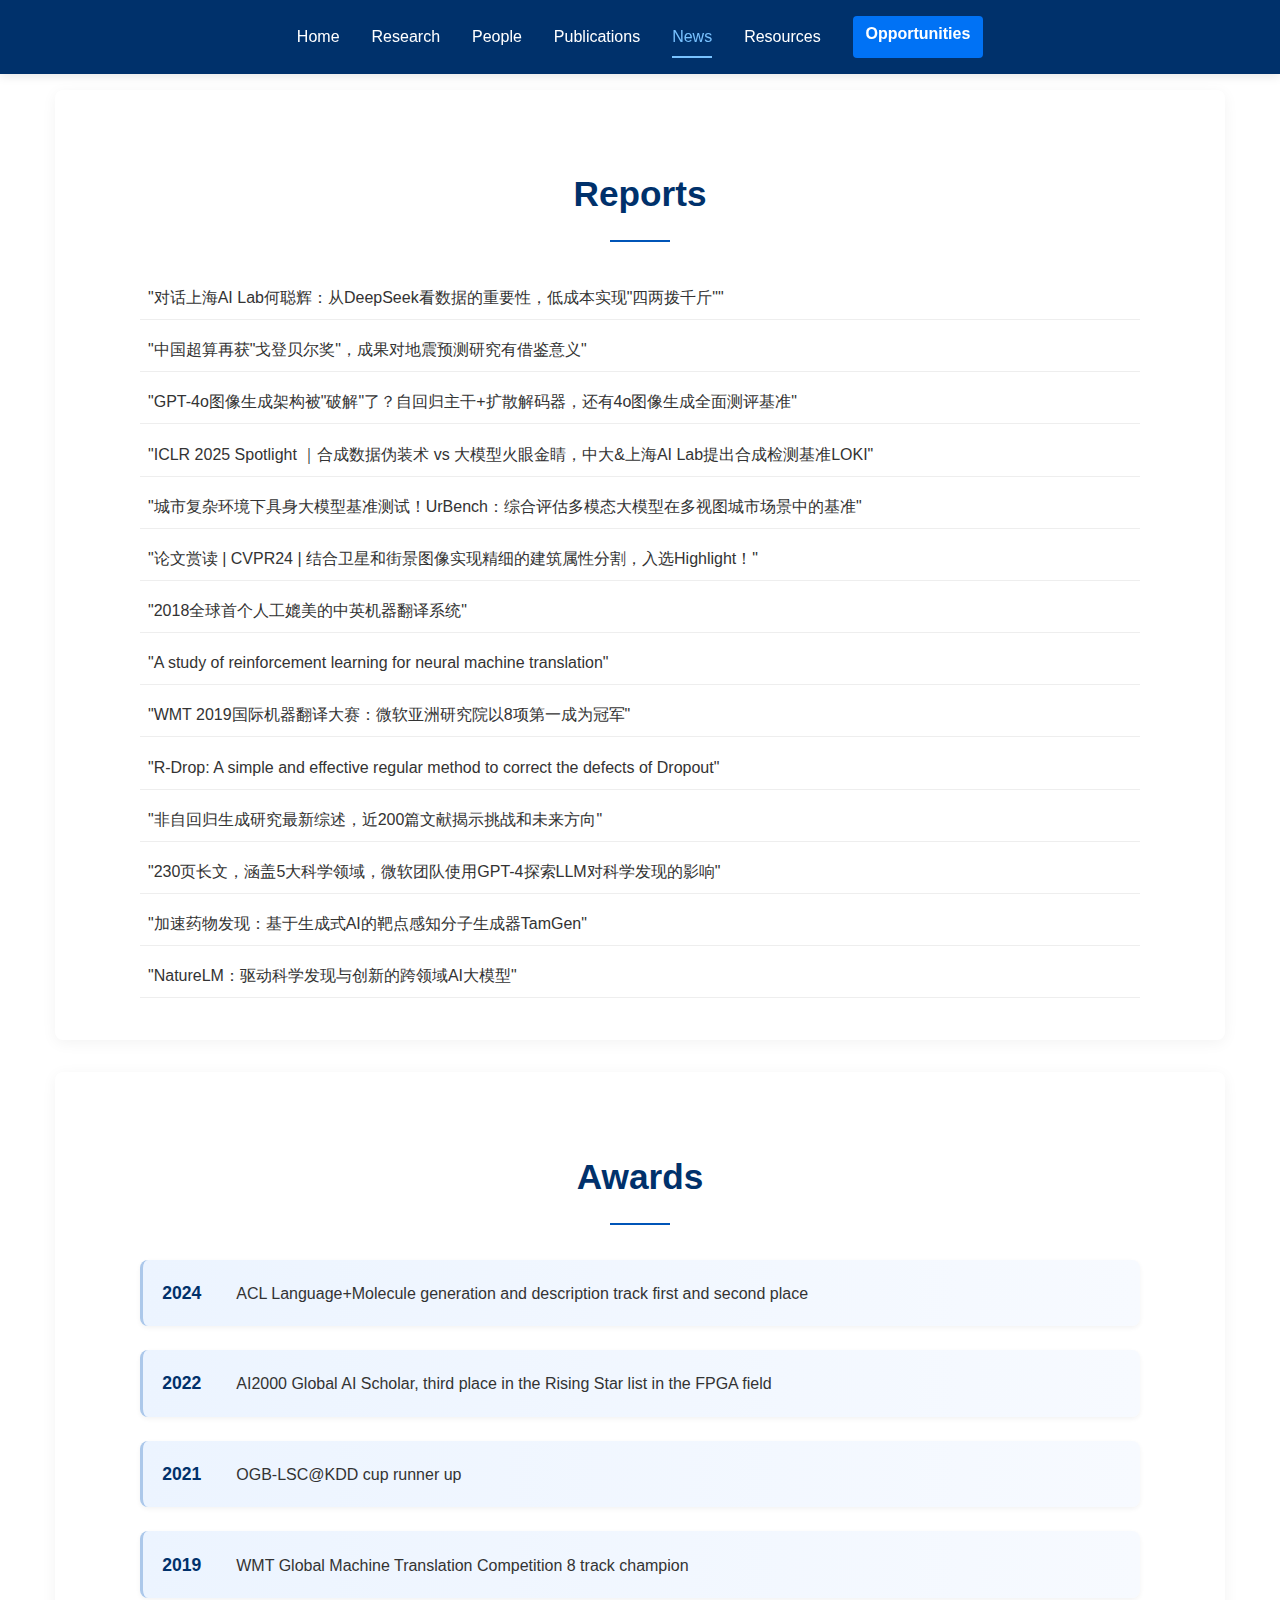
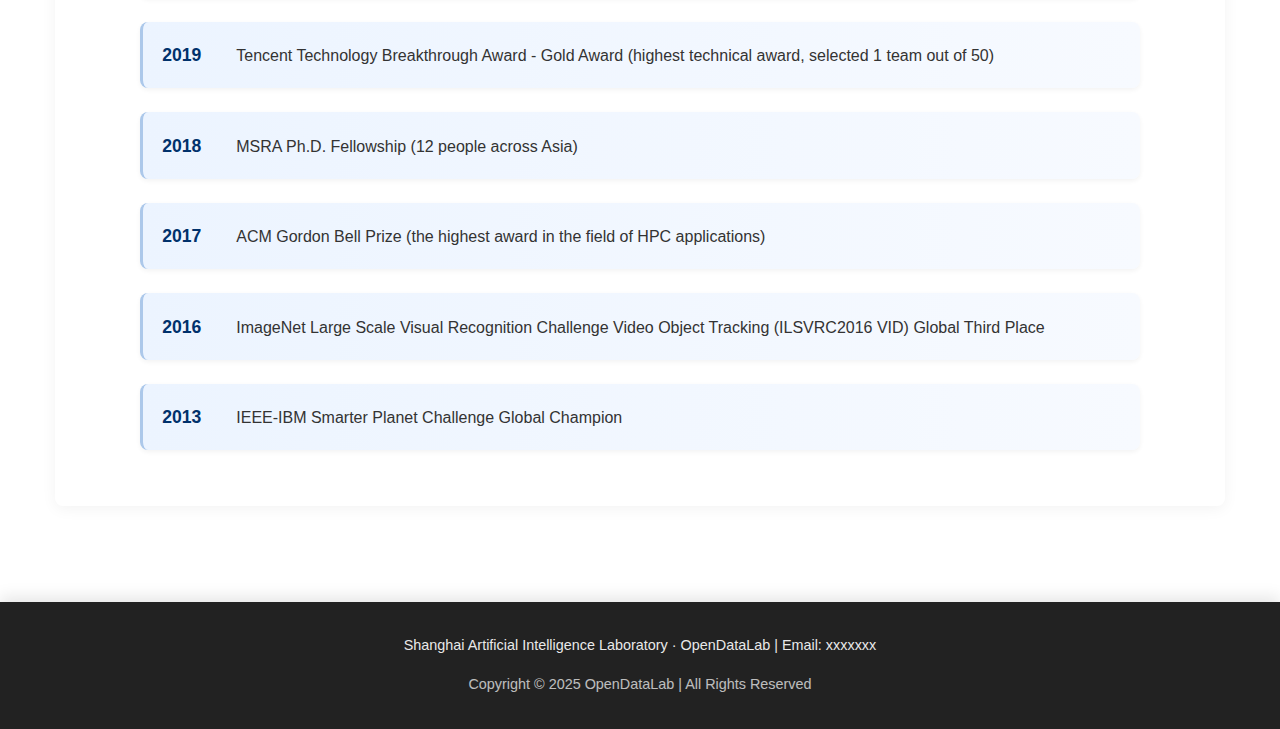
<file: news.html>
<!DOCTYPE html>
<html lang="en">
<head>
  <meta charset="UTF-8">
  <meta name="viewport" content="width=device-width, initial-scale=1.0">
  <title>News | OpenDataLab</title>
  <link rel="stylesheet" href="css/style.css">
  <script src="js/main.js" defer></script>
</head>
<body>  
  <header>
    <div class="container nav-container">
      <nav>
        <a href="index.html">Home</a>
        <a href="research.html">Research</a>
        <a href="people.html">People</a>
        <a href="publications.html">Publications</a>
        <a href="news.html" class="active">News</a>
        <a href="resources.html">Resources</a>
        <a href="opportunity.html">Opportunities</a>
      </nav>
    </div>
  </header>
  <main>
    <div class="container">
      <!-- Reports Section -->
      <section class="news-section">
        <h2>Reports</h2>
        <div class="news-grid">
          <ul class="report-list">
            <li><a href="https://www.sohu.com/a/863631470_115565?scm=thor.521_14-200000.0.0.&spm=smpc.home.it-news11.10.17405316000165oXoZw5_1467&_trans_=060008_lym" target="_blank" rel="noopener noreferrer">"对话上海AI Lab何聪辉：从DeepSeek看数据的重要性，低成本实现"四两拨千斤""</a></li>
            <li><a href="https://www.thepaper.cn/newsDetail_forward_1868855" target="_blank" rel="noopener noreferrer">"中国超算再获"戈登贝尔奖"，成果对地震预测研究有借鉴意义"</a></li>
            <li><a href="https://mp.weixin.qq.com/s/Dio-73BCoYXVyH5zJsK9zg" target="_blank" rel="noopener noreferrer">"GPT-4o图像生成架构被"破解"了？自回归主干+扩散解码器，还有4o图像生成全面测评基准"</a></li>
            <li><a href="https://mp.weixin.qq.com/s/SKngVsZtBcgRaqj-zhLgeA" target="_blank" rel="noopener noreferrer">"ICLR 2025 Spotlight ｜合成数据伪装术 vs 大模型火眼金睛，中大&上海AI Lab提出合成检测基准LOKI"</a></li>
            <li><a href="https://mp.weixin.qq.com/s/FJIo2TpWEixcS3QA0GCK5g" target="_blank" rel="noopener noreferrer">"城市复杂环境下具身大模型基准测试！UrBench：综合评估多模态大模型在多视图城市场景中的基准"</a></li>
            <li><a href="https://mp.weixin.qq.com/s/FJIo2TpWEixcS3QA0GCK5g" target="_blank" rel="noopener noreferrer">"论文赏读 | CVPR24 | 结合卫星和街景图像实现精细的建筑属性分割，入选Highlight！"</a></li>
            <li><a href="https://www.microsoft.com/en-us/research/articles/machine-translation-news-test-set-human-parity/" target="_blank" rel="noopener noreferrer">"2018全球首个人工媲美的中英机器翻译系统"</a></li>
            <li><a href="https://www.microsoft.com/en-us/research/articles/wmt-2019/" target="_blank" rel="noopener noreferrer">"A study of reinforcement learning for neural machine translation"</a></li>
            <li><a href="https://www.spaces.ac.cn/archives/8496" target="_blank" rel="noopener noreferrer">"WMT 2019国际机器翻译大赛：微软亚洲研究院以8项第一成为冠军"</a></li>
            <li><a href="https://www.microsoft.com/en-us/research/articles/a-survey-on-non-autoregressive-generation/" target="_blank" rel="noopener noreferrer">"R-Drop: A simple and effective regular method to correct the defects of Dropout"</a></li>
            <li><a href="https://www.jiqizhixin.com/articles/2023-11-16-3" target="_blank" rel="noopener noreferrer">"非自回归生成研究最新综述，近200篇文献揭示挑战和未来方向"</a></li>
            <li><a href="https://www.jiqizhixin.com/articles/2023-11-16-3" target="_blank" rel="noopener noreferrer">"230页长文，涵盖5大科学领域，微软团队使用GPT-4探索LLM对科学发现的影响"</a></li>
            <li><a href="https://www.microsoft.com/en-us/research/articles/tamgen/" target="_blank" rel="noopener noreferrer">"加速药物发现：基于生成式AI的靶点感知分子生成器TamGen"</a></li>
            <li><a href="https://info.genophore.com/posts/fabind-how-enhanced-pocket-prediction-and-pose-generation-can-transform-your-molecular-docking" target="_blank" rel="noopener noreferrer">"NatureLM：驱动科学发现与创新的跨领域AI大模型"</a></li>
          </ul>
        </div>
      </section>

      <!-- Awards Section -->
      <section class="news-section">
        <h2>Awards</h2>
        <div class="awards-list">
          <ul>
            <li><strong>2024</strong> ACL Language+Molecule generation and description track first and second place</li>
            <li><strong>2022</strong> AI2000 Global AI Scholar, third place in the Rising Star list in the FPGA field</li>
            <li><strong>2021</strong> OGB-LSC@KDD cup runner up</li>
            <li><strong>2019</strong> WMT Global Machine Translation Competition 8 track champion</li>
            <li><strong>2019</strong> Tencent Technology Breakthrough Award - Gold Award (highest technical award, selected 1 team out of 50)</li>
            <li><strong>2018</strong> MSRA Ph.D. Fellowship (12 people across Asia)</li>
            <li><strong>2017</strong> ACM Gordon Bell Prize (the highest award in the field of HPC applications)</li>
            <li><strong>2016</strong> ImageNet Large Scale Visual Recognition Challenge Video Object Tracking (ILSVRC2016 VID) Global Third Place</li>
            <li><strong>2013</strong> IEEE-IBM Smarter Planet Challenge Global Champion</li>
          </ul>
        </div>
      </section>
    </div>
  </main>
  
  <footer>
    <div class="container">
      <div class="footer-content">
        <div class="footer-contact">
          <p>Shanghai Artificial Intelligence Laboratory · OpenDataLab | Email: xxxxxxx</p>
        </div>
        <div class="footer-copyright">
          <p>Copyright © 2025 OpenDataLab | All Rights Reserved</p>
        </div>
      </div>
    </div>
  </footer>
</body>
</html>
</file>
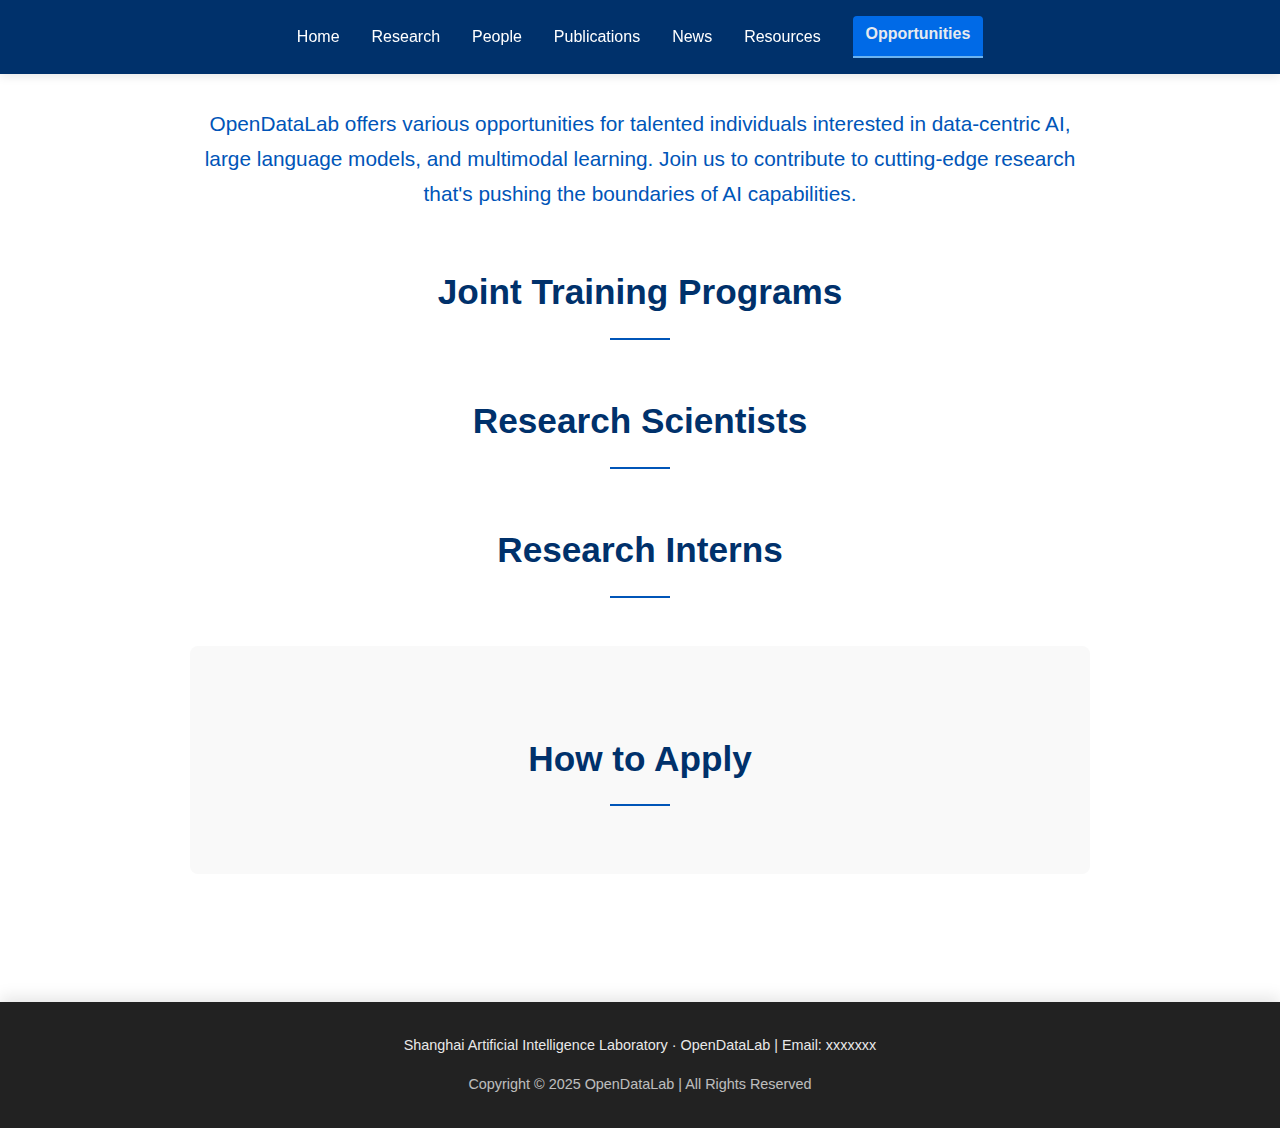
<file: opportunity.html>
<!DOCTYPE html>
<html lang="en">
<head>
  <meta charset="UTF-8">
  <meta name="viewport" content="width=device-width, initial-scale=1.0">
  <title>Opportunities | OpenDataLab</title>
  <link rel="stylesheet" href="css/style.css">
  <script src="js/main.js" defer></script>
</head>
<body>  
  <header>
    <div class="container nav-container">
      <nav>
        <a href="index.html">Home</a>
        <a href="research.html">Research</a>
        <a href="people.html">People</a>
        <a href="publications.html">Publications</a>
        <a href="news.html">News</a>
        <a href="resources.html">Resources</a>
        <a href="opportunity.html" class="active">Opportunities</a>
      </nav>
    </div>
  </header>
  <main>
    <!-- content-wrapper 将由JavaScript添加包裹 -->
    <section class="opportunities-section">
      <div class="container">
        <div class="section-intro">
          <p class="lead">
            OpenDataLab offers various opportunities for talented individuals interested in data-centric AI, large language models, and multimodal learning. Join us to contribute to cutting-edge research that's pushing the boundaries of AI capabilities.
          </p>
        </div>
        
        <div class="opportunities-list">
          <div class="opportunity-item">
            <h2>Joint Training Programs</h2>
            <!-- <p>Our joint training programs provide graduate students with exceptional research experiences while pursuing their academic degrees. We collaborate with leading universities to offer comprehensive research training in data-centric AI and large language models.</p>
            <h3>Partner Universities</h3>
            <ul>
              <li>Shanghai Jiao Tong University (SJTU)</li>
              <li>Fudan University</li>
              <li>University of Science and Technology of China (USTC)</li>
            </ul>
            <h3>Joint Advisors</h3>
            <p>Students in our joint training program benefit from co-supervision by both university professors and OpenDataLab researchers, providing a rich and diverse research perspective.</p>
            <p><strong>Application Requirements:</strong> Strong background in computer science, AI, or related fields; proven research capabilities; excellent communication skills; self-motivation and creativity.</p> -->
          </div>
          
          <div class="opportunity-item">
            <h2>Research Scientists</h2>
            <!-- <p>We're seeking experienced research scientists to join our team and lead projects in the following areas:</p>
            <ul>
              <li>Data quality assessment and curation for large language models</li>
              <li>Scientific document understanding</li>
              <li>Multilingual data processing and modeling</li>
              <li>Multimodal learning algorithms</li>
            </ul>
            <p><strong>Requirements:</strong> PhD in Computer Science, AI, or related field; strong publication record in top conferences (NeurIPS, ICML, ICLR, ACL, etc.); excellent programming skills; experience with deep learning frameworks.</p> -->
          </div>
          
          <div class="opportunity-item">
            <h2>Research Interns</h2>
            <!-- <p>Our internship program offers undergraduate and graduate students hands-on experience working on real-world AI research projects. Internships typically last 3-6 months and can be arranged year-round based on mutual availability.</p>
            <h3>Areas of Focus</h3>
            <ul>
              <li>Data pipeline development for large-scale AI models</li>
              <li>Evaluation frameworks for large language models</li>
              <li>Dataset creation and curation</li>
              <li>Developing tools for the OpenDataLab platform</li>
            </ul>
            <p><strong>Requirements:</strong> Currently enrolled in a computer science, AI, or related program; strong programming skills; familiarity with machine learning concepts; ability to work in a fast-paced research environment.</p> -->
          </div>
          
          <div class="opportunity-item application-info">
            <h2>How to Apply</h2>
            <!-- <p>If you are interested in joining our team or participating in our programs, please send the following materials to <strong>careers@opendatalab.com</strong>:</p>
            <ul>
              <li>CV/Resume with a complete list of publications (if applicable)</li>
              <li>Brief statement of research interests (1-2 pages)</li>
              <li>Representative publications or projects (if applicable)</li>
              <li>Names and contact information of three references</li>
            </ul>
            <p>Please include "Application for [Position]" in the subject line of your email.</p>
            <p>We review applications on a rolling basis and will contact promising candidates for interviews.</p> -->
          </div>
        </div>
      </div>
    </section>
  </main>
  
  <footer>
    <div class="container">
      <div class="footer-content">
        <div class="footer-contact">
          <p>Shanghai Artificial Intelligence Laboratory · OpenDataLab | Email: xxxxxxx</p>
        </div>
        <div class="footer-copyright">
          <p>Copyright © 2025 OpenDataLab | All Rights Reserved</p>
        </div>
      </div>
    </div>
  </footer>
</body>
</html>
</file>
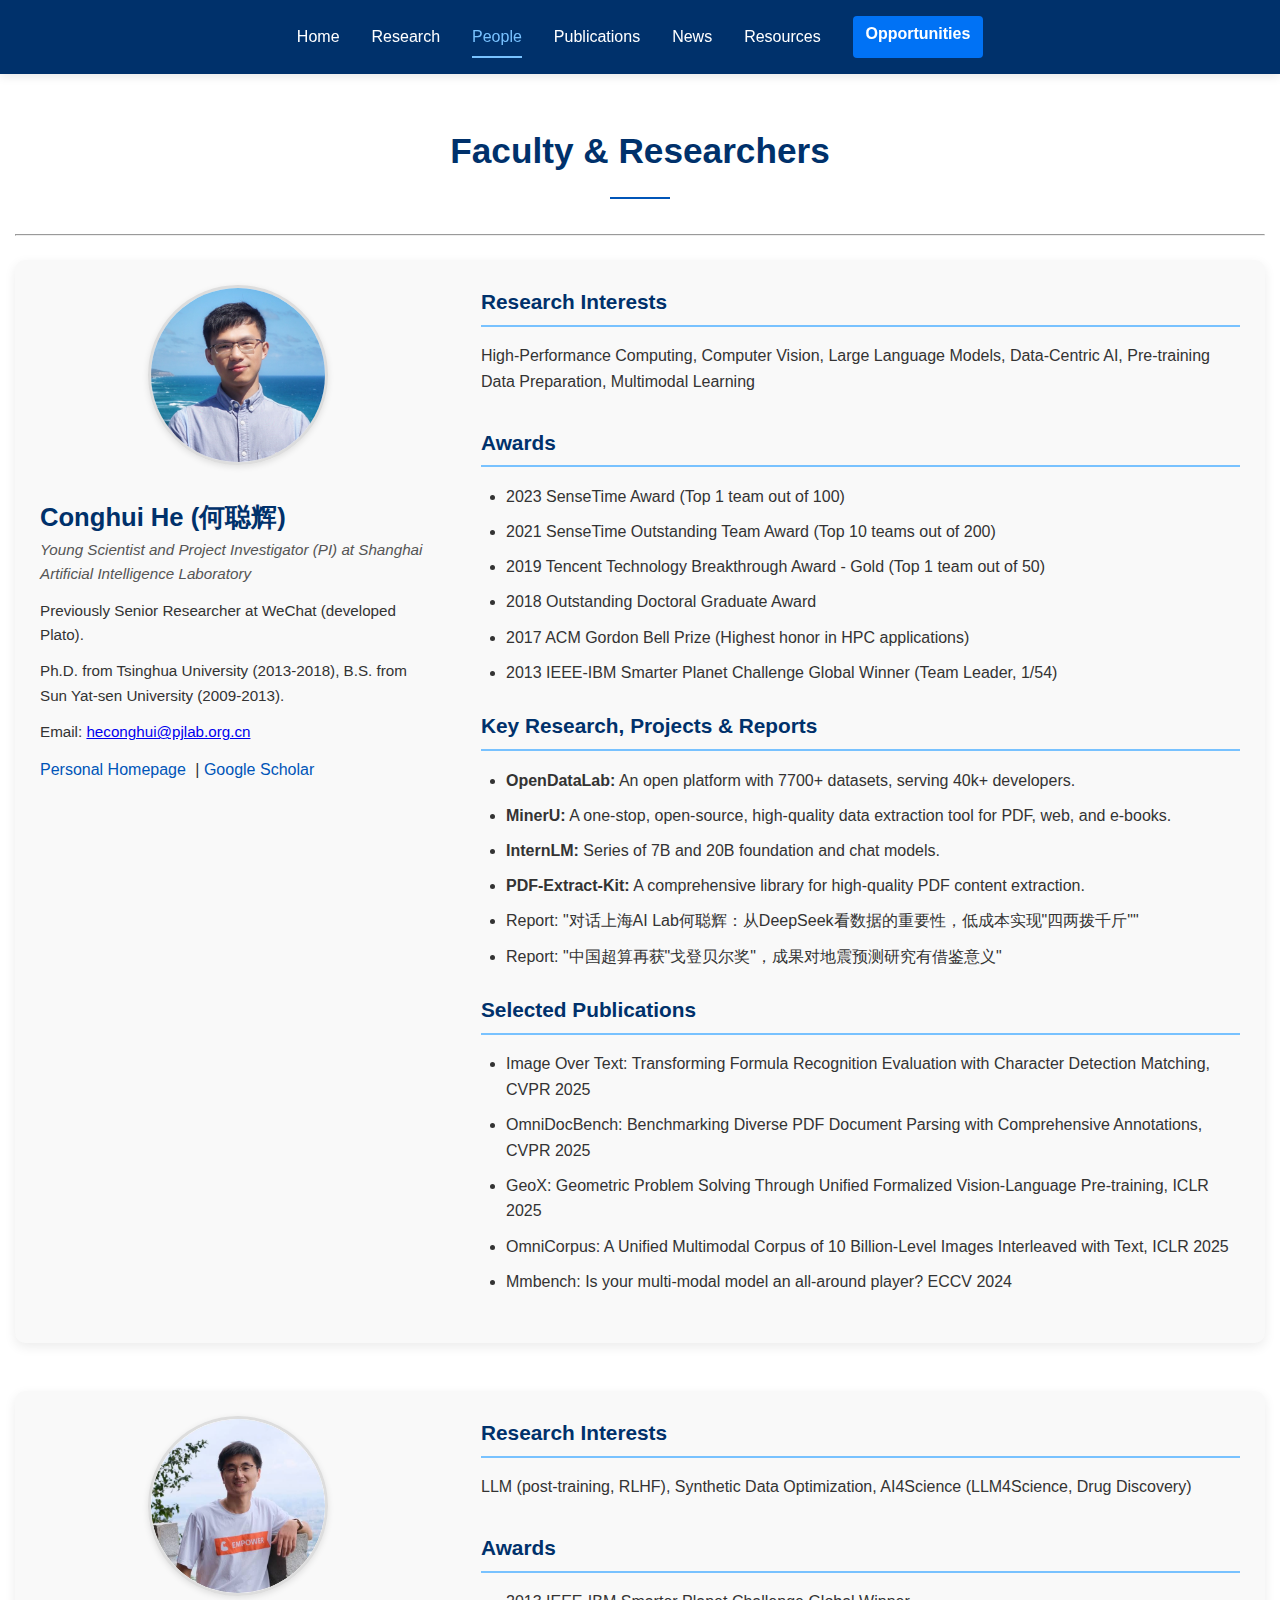
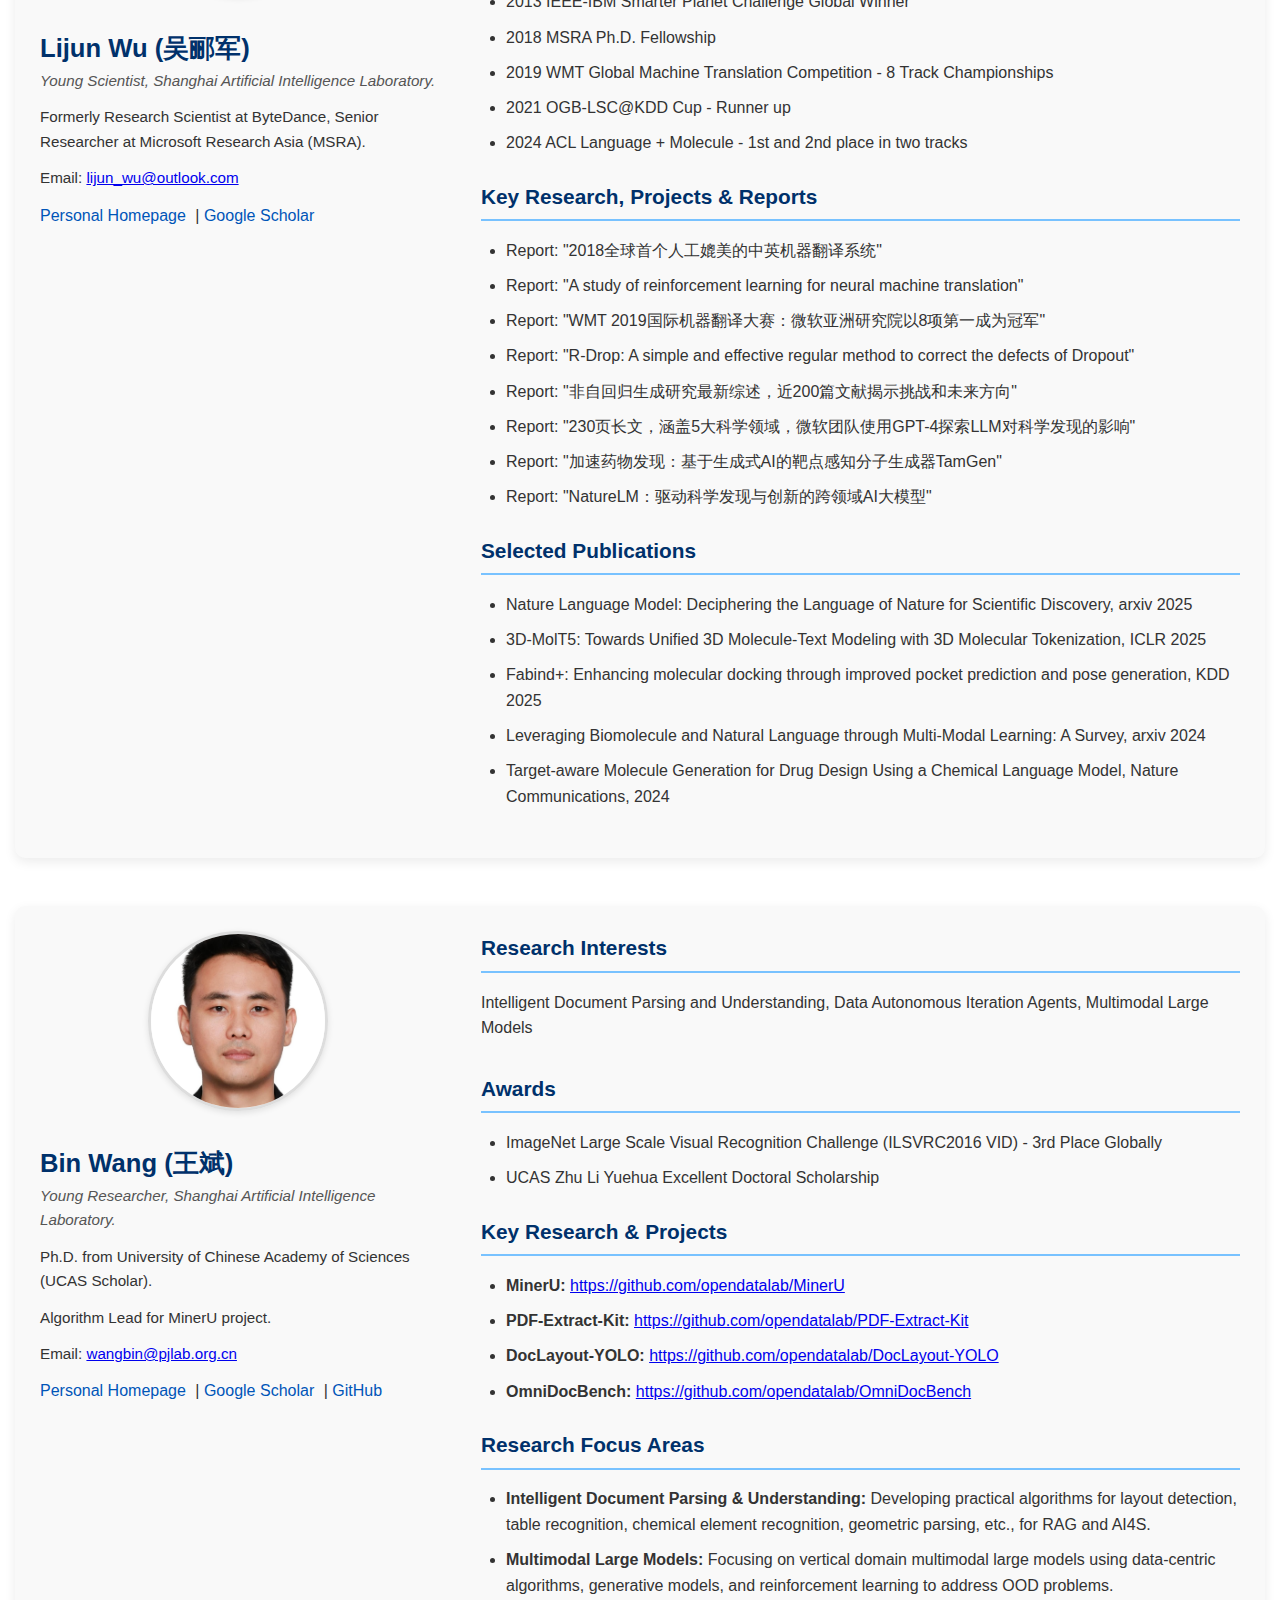
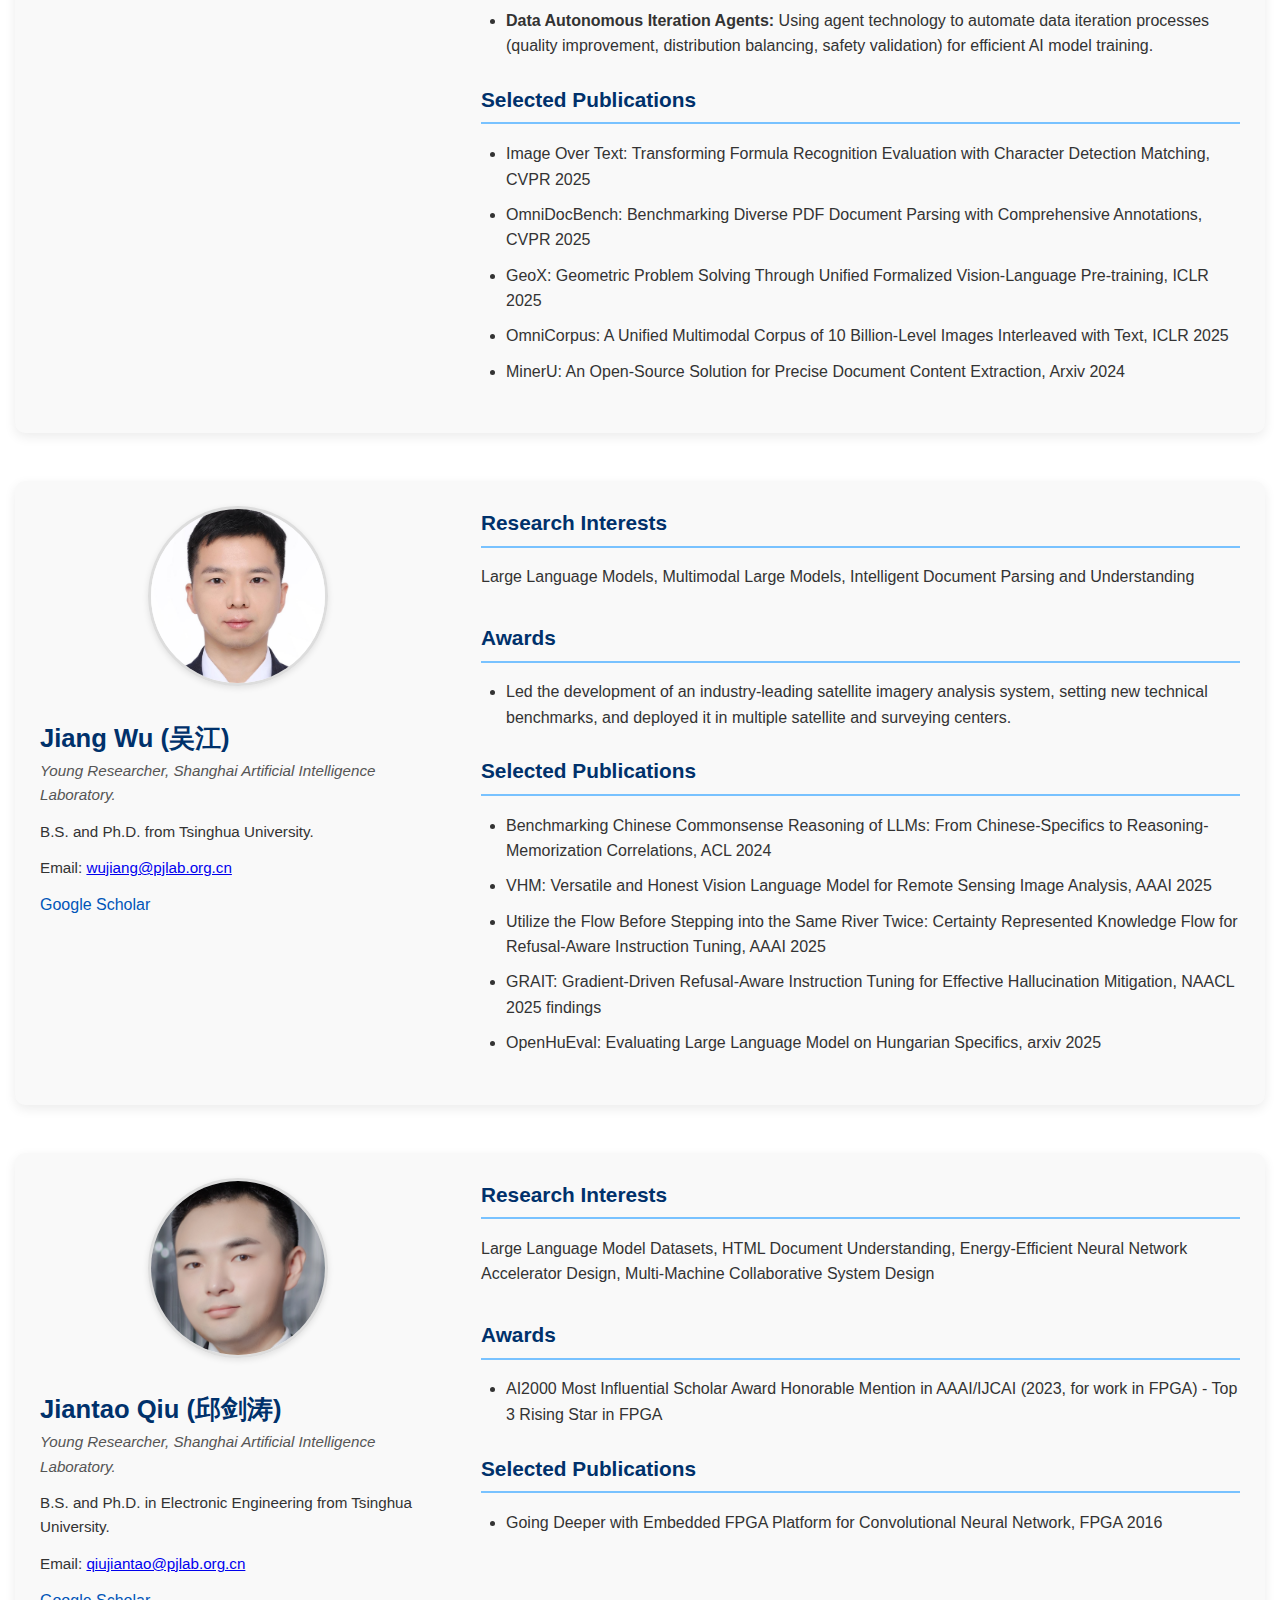
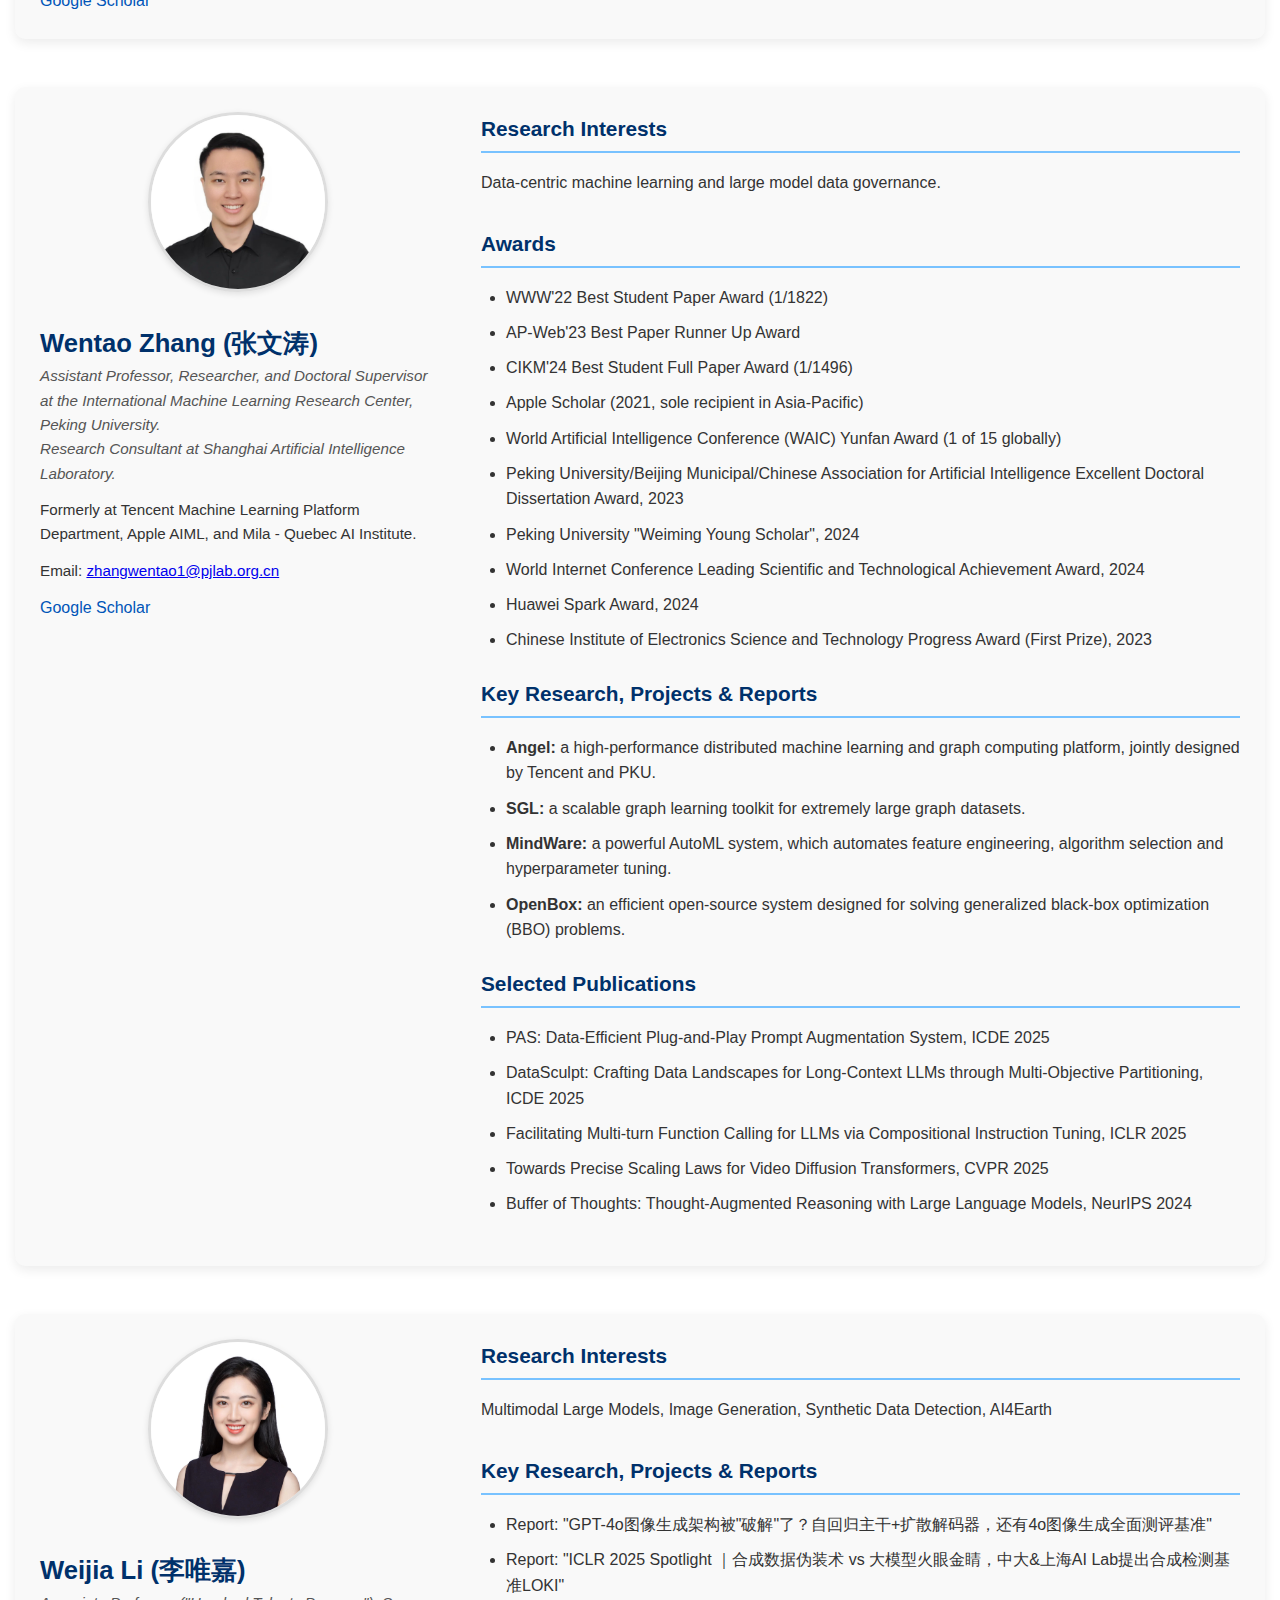
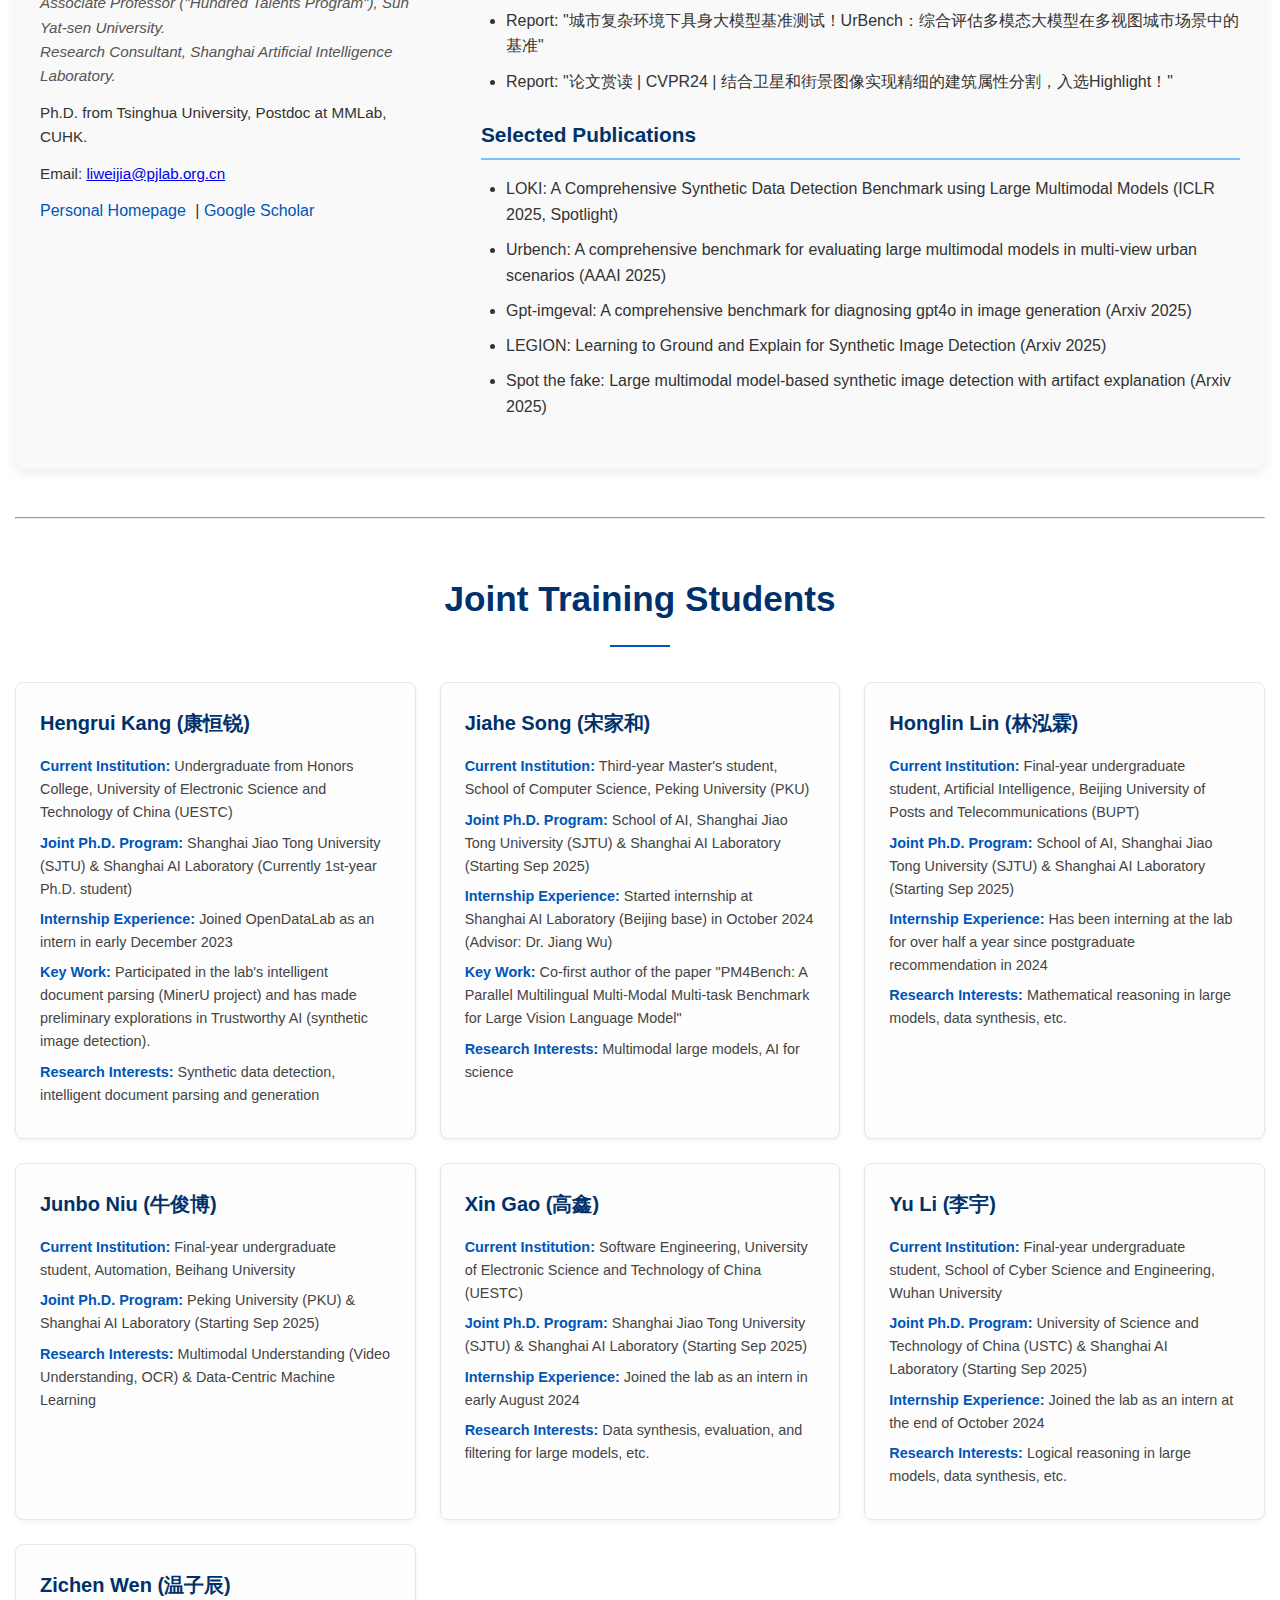
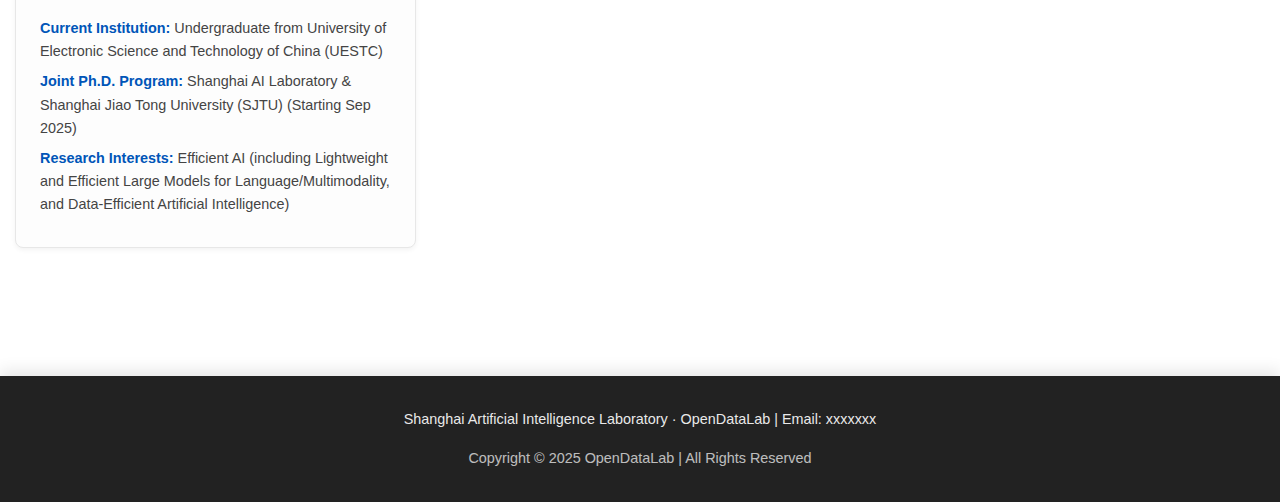
<file: people.html>
<!DOCTYPE html>
<html lang="en">
<head>
  <meta charset="UTF-8">
  <meta name="viewport" content="width=device-width, initial-scale=1.0">
  <title>People | OpenDataLab</title>
  <link rel="stylesheet" href="css/style.css">
  <script src="js/main.js" defer></script>
</head>
<body>
  <header>
    <div class="container nav-container">
      <nav>
        <a href="index.html">Home</a>
        <a href="research.html">Research</a>
        <a href="people.html" class="active">People</a>
        <a href="publications.html">Publications</a>
        <a href="news.html">News</a>
        <a href="resources.html">Resources</a>
        <a href="opportunity.html">Opportunities</a>
      </nav>
    </div>
  </header>  
  <main>
    <!-- content-wrapper 将由JavaScript添加包裹 -->
    <section class="people-section">
      <div class="container">

        <h2>Faculty & Researchers</h2>
        <hr style="margin-bottom: 2em;">

        <div class="pi-card person-detailed-profile" style="margin-bottom: 3em;">
          <div class="profile-left-column">
            <div class="pi-image">
              <img src="assets/images/conghui.PNG" alt="Dr. Conghui He" class="pi-avatar">
            </div>
            <h3>Conghui He (何聪辉)</h3>
            <p class="pi-title">Young Scientist and Project Investigator (PI) at Shanghai Artificial Intelligence Laboratory</p>
            <p>Previously Senior Researcher at WeChat (developed Plato).</p>
            <p>Ph.D. from Tsinghua University (2013-2018), B.S. from Sun Yat-sen University (2009-2013).</p>
            <p>Email: <a href="mailto:heconghui@pjlab.org.cn">heconghui@pjlab.org.cn</a></p>
            <div class="pi-social">
              <a href="https://conghui.github.io/" target="_blank" rel="noopener noreferrer">Personal Homepage</a> |
              <a href="https://scholar.google.com/citations?user=PopTv7kAAAAJ&hl=en" target="_blank" rel="noopener noreferrer">Google Scholar</a>
            </div>
          </div>
          <div class="profile-right-column">
            <h4>Research Interests</h4>
            High-Performance Computing, Computer Vision, Large Language Models, Data-Centric AI, Pre-training Data Preparation, Multimodal Learning
            <h4>Awards</h4>
            <ul>
              <li>2023 SenseTime Award (Top 1 team out of 100)</li>
              <li>2021 SenseTime Outstanding Team Award (Top 10 teams out of 200)</li>
              <li>2019 Tencent Technology Breakthrough Award - Gold (Top 1 team out of 50)</li>
              <li>2018 Outstanding Doctoral Graduate Award</li>
              <li>2017 ACM Gordon Bell Prize (Highest honor in HPC applications)</li>
              <li>2013 IEEE-IBM Smarter Planet Challenge Global Winner (Team Leader, 1/54)</li>
            </ul>

            <h4>Key Research, Projects & Reports</h4>
            <ul>
              <li><strong><a href="https://opendatalab.com/" target="_blank" rel="noopener noreferrer" style="text-decoration: none; color: inherit;">OpenDataLab:</a></strong> An open platform with 7700+ datasets, serving 40k+ developers.</li>
              <li><strong><a href="https://github.com/opendatalab/MinerU" target="_blank" rel="noopener noreferrer" style="text-decoration: none; color: inherit;">MinerU:</a></strong> A one-stop, open-source, high-quality data extraction tool for PDF, web, and e-books.</li>
              <li><strong><a href="https://github.com/InternLM/InternLM" target="_blank" rel="noopener noreferrer" style="text-decoration: none; color: inherit;">InternLM:</a></strong> Series of 7B and 20B foundation and chat models.</li>
              <li><strong><a href="https://github.com/opendatalab/PDF-Extract-Kit" target="_blank" rel="noopener noreferrer" style="text-decoration: none; color: inherit;">PDF-Extract-Kit:</a></strong> A comprehensive library for high-quality PDF content extraction.</li>
              <li>Report: <a href="https://www.sohu.com/a/863631470_115565?scm=thor.521_14-200000.0.0.&spm=smpc.home.it-news11.10.17405316000165oXoZw5_1467&_trans_=060008_lym" target="_blank" rel="noopener noreferrer" style="text-decoration: none; color: inherit;">"对话上海AI Lab何聪辉：从DeepSeek看数据的重要性，低成本实现"四两拨千斤""</a></li>
              <li>Report: <a href="https://www.thepaper.cn/newsDetail_forward_1868855" target="_blank" rel="noopener noreferrer" style="text-decoration: none; color: inherit;">"中国超算再获"戈登贝尔奖"，成果对地震预测研究有借鉴意义"</a></li>
            </ul>

            <h4>Selected Publications</h4>
            <ul>
              <li>Image Over Text: Transforming Formula Recognition Evaluation with Character Detection Matching, CVPR 2025</li>
              <li>OmniDocBench: Benchmarking Diverse PDF Document Parsing with Comprehensive Annotations, CVPR 2025</li>
              <li>GeoX: Geometric Problem Solving Through Unified Formalized Vision-Language Pre-training, ICLR 2025</li>
              <li>OmniCorpus: A Unified Multimodal Corpus of 10 Billion-Level Images Interleaved with Text, ICLR 2025</li>
              <li>Mmbench: Is your multi-modal model an all-around player? ECCV 2024</li>
            </ul>
          </div>
        </div>

        <div class="pi-card person-detailed-profile" style="margin-bottom: 3em;">
          <div class="profile-left-column">
            <div class="pi-image">
              <img src="assets/images/lijun.PNG" alt="Dr. Jun Li" class="pi-avatar">
            </div>
            <h3>Lijun Wu (吴郦军)</h3>
            <p class="pi-title">Young Scientist, Shanghai Artificial Intelligence Laboratory.</p>
            <p>Formerly Research Scientist at ByteDance, Senior Researcher at Microsoft Research Asia (MSRA).</p>
            <p>Email: <a href="mailto:lijun_wu@outlook.com">lijun_wu@outlook.com</a></p>
            <div class="pi-social">
              <a href="https://apeterswu.github.io/" target="_blank" rel="noopener noreferrer">Personal Homepage</a> |
              <a href="https://scholar.google.com/citations?user=RD5kSG0AAAAJ&hl=en" target="_blank" rel="noopener noreferrer">Google Scholar</a>
            </div>
          </div>
          <div class="profile-right-column">
            <h4>Research Interests</h4>
            LLM (post-training, RLHF), Synthetic Data Optimization, AI4Science (LLM4Science, Drug Discovery)
            <h4>Awards</h4>
            <ul>
              <li>2013 IEEE-IBM Smarter Planet Challenge Global Winner</li>
              <li>2018 MSRA Ph.D. Fellowship</li>
              <li>2019 WMT Global Machine Translation Competition - 8 Track Championships</li>
              <li>2021 OGB-LSC@KDD Cup - Runner up</li>
              <li>2024 ACL Language + Molecule - 1st and 2nd place in two tracks</li>
            </ul>

            <h4>Key Research, Projects & Reports</h4>
            <ul>
              <li>Report: <a href="https://www.microsoft.com/en-us/research/articles/machine-translation-news-test-set-human-parity/" target="_blank" rel="noopener noreferrer" style="text-decoration: none; color: inherit;">"2018全球首个人工媲美的中英机器翻译系统"</a></li>
              <li>Report: <a href="https://www.microsoft.com/en-us/research/articles/wmt-2019/" target="_blank" rel="noopener noreferrer" style="text-decoration: none; color: inherit;">"A study of reinforcement learning for neural machine translation"</a></li>
              <li>Report: <a href="https://www.spaces.ac.cn/archives/8496" target="_blank" rel="noopener noreferrer" style="text-decoration: none; color: inherit;">"WMT 2019国际机器翻译大赛：微软亚洲研究院以8项第一成为冠军"</a></li>
              <li>Report: <a href="https://www.microsoft.com/en-us/research/articles/a-survey-on-non-autoregressive-generation/" target="_blank" rel="noopener noreferrer" style="text-decoration: none; color: inherit;">"R-Drop: A simple and effective regular method to correct the defects of Dropout"</a></li>
              <li>Report: <a href="https://www.jiqizhixin.com/articles/2023-11-16-3" target="_blank" rel="noopener noreferrer" style="text-decoration: none; color: inherit;">"非自回归生成研究最新综述，近200篇文献揭示挑战和未来方向"</a></li>
              <li>Report: <a href="https://www.jiqizhixin.com/articles/2023-11-16-3" target="_blank" rel="noopener noreferrer" style="text-decoration: none; color: inherit;">"230页长文，涵盖5大科学领域，微软团队使用GPT-4探索LLM对科学发现的影响"</a></li>
              <li>Report: <a href="https://www.microsoft.com/en-us/research/articles/tamgen/" target="_blank" rel="noopener noreferrer" style="text-decoration: none; color: inherit;">"加速药物发现：基于生成式AI的靶点感知分子生成器TamGen"</a></li>
              <li>Report: <a href="https://info.genophore.com/posts/fabind-how-enhanced-pocket-prediction-and-pose-generation-can-transform-your-molecular-docking" target="_blank" rel="noopener noreferrer" style="text-decoration: none; color: inherit;">"NatureLM：驱动科学发现与创新的跨领域AI大模型"</a></li>
            </ul>

            <h4>Selected Publications</h4>
            <ul>
              <li>Nature Language Model: Deciphering the Language of Nature for Scientific Discovery, arxiv 2025</li>
              <li>3D-MolT5: Towards Unified 3D Molecule-Text Modeling with 3D Molecular Tokenization, ICLR 2025</li>
              <li>Fabind+: Enhancing molecular docking through improved pocket prediction and pose generation, KDD 2025</li>
              <li>Leveraging Biomolecule and Natural Language through Multi-Modal Learning: A Survey, arxiv 2024</li>
              <li>Target-aware Molecule Generation for Drug Design Using a Chemical Language Model, Nature Communications, 2024</li>
            </ul>
          </div>
        </div>

        <div class="pi-card person-detailed-profile" style="margin-bottom: 3em;">
          <div class="profile-left-column">
            <div class="pi-image">
              <img src="assets/images/wangbin.PNG" alt="Dr. Bin Wang" class="pi-avatar">
            </div>
            <h3>Bin Wang (王斌)</h3>
            <p class="pi-title">Young Researcher, Shanghai Artificial Intelligence Laboratory.</p>
            <p>Ph.D. from University of Chinese Academy of Sciences (UCAS Scholar).</p>
            <p>Algorithm Lead for MinerU project.</p>
            <p>Email: <a href="mailto:wangbin@pjlab.org.cn">wangbin@pjlab.org.cn</a></p>
            <div class="pi-social">
              <a href="https://wangbindl.github.io" target="_blank" rel="noopener noreferrer">Personal Homepage</a> |
              <a href="https://scholar.google.com/citations?user=WljXYoYAAAAJ" target="_blank" rel="noopener noreferrer">Google Scholar</a> |
              <a href="https://github.com/wangbinDL" target="_blank" rel="noopener noreferrer">GitHub</a>
            </div>
          </div>
          <div class="profile-right-column">
            <h4>Research Interests</h4>
            Intelligent Document Parsing and Understanding, Data Autonomous Iteration Agents, Multimodal Large Models
            <h4>Awards</h4>
            <ul>
              <li>ImageNet Large Scale Visual Recognition Challenge (ILSVRC2016 VID) - 3rd Place Globally</li>
              <li>UCAS Zhu Li Yuehua Excellent Doctoral Scholarship</li>
            </ul>
            
            <h4>Key Research & Projects</h4>
            <ul>
              <li><strong>MinerU:</strong> <a href="https://github.com/opendatalab/MinerU" target="_blank" rel="noopener noreferrer">https://github.com/opendatalab/MinerU</a></li>
              <li><strong>PDF-Extract-Kit:</strong> <a href="https://github.com/opendatalab/PDF-Extract-Kit" target="_blank" rel="noopener noreferrer">https://github.com/opendatalab/PDF-Extract-Kit</a></li>
              <li><strong>DocLayout-YOLO:</strong> <a href="https://github.com/opendatalab/DocLayout-YOLO" target="_blank" rel="noopener noreferrer">https://github.com/opendatalab/DocLayout-YOLO</a></li>
              <li><strong>OmniDocBench:</strong> <a href="https://github.com/opendatalab/OmniDocBench" target="_blank" rel="noopener noreferrer">https://github.com/opendatalab/OmniDocBench</a></li>
            </ul>

            <h4>Research Focus Areas</h4>
            <ul>
              <li><strong>Intelligent Document Parsing & Understanding:</strong> Developing practical algorithms for layout detection, table recognition, chemical element recognition, geometric parsing, etc., for RAG and AI4S.</li>
              <li><strong>Multimodal Large Models:</strong> Focusing on vertical domain multimodal large models using data-centric algorithms, generative models, and reinforcement learning to address OOD problems.</li>
              <li><strong>Data Autonomous Iteration Agents:</strong> Using agent technology to automate data iteration processes (quality improvement, distribution balancing, safety validation) for efficient AI model training.</li>
            </ul>

            <h4>Selected Publications</h4>
            <ul>
              <li>Image Over Text: Transforming Formula Recognition Evaluation with Character Detection Matching, CVPR 2025</li>
              <li>OmniDocBench: Benchmarking Diverse PDF Document Parsing with Comprehensive Annotations, CVPR 2025</li>
              <li>GeoX: Geometric Problem Solving Through Unified Formalized Vision-Language Pre-training, ICLR 2025</li>
              <li>OmniCorpus: A Unified Multimodal Corpus of 10 Billion-Level Images Interleaved with Text, ICLR 2025</li>
              <li>MinerU: An Open-Source Solution for Precise Document Content Extraction, Arxiv 2024</li>
            </ul>
          </div>
        </div>

        <div class="pi-card person-detailed-profile" style="margin-bottom: 3em;">
          <div class="profile-left-column">
            <div class="pi-image">
              <img src="assets/images/wujiang.PNG" alt="Dr. Jiang Wu" class="pi-avatar">
            </div>
            <h3>Jiang Wu (吴江)</h3>
            <p class="pi-title">Young Researcher, Shanghai Artificial Intelligence Laboratory.</p>
            <p>B.S. and Ph.D. from Tsinghua University.</p>
            <p>Email: <a href="mailto:wujiang@pjlab.org.cn">wujiang@pjlab.org.cn</a></p>
            <div class="pi-social">
              <a href="https://scholar.google.com/citations?user=LHiiL7AAAAAJ" target="_blank" rel="noopener noreferrer">Google Scholar</a>
            </div>
          </div>
          <div class="profile-right-column">
            <h4>Research Interests</h4>
            Large Language Models, Multimodal Large Models, Intelligent Document Parsing and Understanding
            <h4>Awards</h4>
            <ul>
              <li>Led the development of an industry-leading satellite imagery analysis system, setting new technical benchmarks, and deployed it in multiple satellite and surveying centers.</li>
            </ul>
            <h4>Selected Publications</h4>
            <ul>
              <li>Benchmarking Chinese Commonsense Reasoning of LLMs: From Chinese-Specifics to Reasoning-Memorization Correlations, ACL 2024</li>
              <li>VHM: Versatile and Honest Vision Language Model for Remote Sensing Image Analysis, AAAI 2025</li>
              <li>Utilize the Flow Before Stepping into the Same River Twice: Certainty Represented Knowledge Flow for Refusal-Aware Instruction Tuning, AAAI 2025</li>
              <li>GRAIT: Gradient-Driven Refusal-Aware Instruction Tuning for Effective Hallucination Mitigation, NAACL 2025 findings</li>
              <li>OpenHuEval: Evaluating Large Language Model on Hungarian Specifics, arxiv 2025</li>
            </ul>
          </div>
        </div>

        <div class="pi-card person-detailed-profile" style="margin-bottom: 3em;">
          <div class="profile-left-column">
            <div class="pi-image">
              <img src="assets/images/jiantao.PNG" alt="Dr. Jiantao Qiu" class="pi-avatar">
            </div>
            <h3>Jiantao Qiu (邱剑涛)</h3>
            <p class="pi-title">Young Researcher, Shanghai Artificial Intelligence Laboratory.</p>
            <p>B.S. and Ph.D. in Electronic Engineering from Tsinghua University.</p>
            <p>Email: <a href="mailto:qiujiantao@pjlab.org.cn">qiujiantao@pjlab.org.cn</a></p>
            <div class="pi-social">
              <a href="https://scholar.google.com/citations?hl=zh-CN&user=Vm8bStkAAAAJ" target="_blank" rel="noopener noreferrer">Google Scholar</a>
            </div>
          </div>
          <div class="profile-right-column">
            <h4>Research Interests</h4>
            Large Language Model Datasets, HTML Document Understanding, Energy-Efficient Neural Network Accelerator Design, Multi-Machine Collaborative System Design
            <h4>Awards</h4>
            <ul>
              <li>AI2000 Most Influential Scholar Award Honorable Mention in AAAI/IJCAI (2023, for work in FPGA) - Top 3 Rising Star in FPGA</li>
            </ul>
            
            <h4>Selected Publications</h4>
            <ul>
              <li>Going Deeper with Embedded FPGA Platform for Convolutional Neural Network, FPGA 2016</li>
            </ul>
          </div>
        </div>

        <div class="pi-card person-detailed-profile" style="margin-bottom: 3em;">
          <div class="profile-left-column">
            <div class="pi-image">
              <img src="assets/images/wentao.jpg" alt="Dr. Wentao Zhang" class="pi-avatar">
            </div>
            <h3>Wentao Zhang (张文涛)</h3>
            <p class="pi-title">Assistant Professor, Researcher, and Doctoral Supervisor at the International Machine Learning Research Center, Peking University.<br>Research Consultant at Shanghai Artificial Intelligence Laboratory.</p>
            <p>Formerly at Tencent Machine Learning Platform Department, Apple AIML, and Mila - Quebec AI Institute.</p>
            <p>Email: <a href="mailto:zhangwentao1@pjlab.org.cn">zhangwentao1@pjlab.org.cn</a></p>
            <div class="pi-social">
              <a href="https://scholar.google.com/citations?user=JE4VON0AAAAJ" target="_blank" rel="noopener noreferrer">Google Scholar</a>
            </div>
          </div>
          <div class="profile-right-column">
            <h4>Research Interests</h4>
            Data-centric machine learning and large model data governance.
            <h4>Awards</h4>
            <ul>
              <li>WWW'22 Best Student Paper Award (1/1822)</li>
              <li>AP-Web'23 Best Paper Runner Up Award</li>
              <li>CIKM'24 Best Student Full Paper Award (1/1496)</li>
              <li>Apple Scholar (2021, sole recipient in Asia-Pacific)</li>
              <li>World Artificial Intelligence Conference (WAIC) Yunfan Award (1 of 15 globally)</li>
              <li>Peking University/Beijing Municipal/Chinese Association for Artificial Intelligence Excellent Doctoral Dissertation Award, 2023</li>
              <li>Peking University "Weiming Young Scholar", 2024</li>
              <li>World Internet Conference Leading Scientific and Technological Achievement Award, 2024</li>
              <li>Huawei Spark Award, 2024</li>
              <li>Chinese Institute of Electronics Science and Technology Progress Award (First Prize), 2023</li>
            </ul>

            <h4>Key Research, Projects & Reports</h4>
            <ul>
              <li><strong><a href="https://github.com/Angel-ML/angel" target="_blank" rel="noopener noreferrer" style="text-decoration: none; color: inherit;">Angel</a>:</strong> a high-performance distributed machine learning and graph computing platform, jointly designed by Tencent and PKU.</li>
              <li><strong><a href="https://github.com/PKU-DAIR/SGL" target="_blank" rel="noopener noreferrer" style="text-decoration: none; color: inherit;">SGL</a>:</strong> a scalable graph learning toolkit for extremely large graph datasets.</li>
              <li><strong><a href="https://github.com/PKU-DAIR/mindware" target="_blank" rel="noopener noreferrer" style="text-decoration: none; color: inherit;">MindWare</a>:</strong> a powerful AutoML system, which automates feature engineering, algorithm selection and hyperparameter tuning.</li>
              <li><strong><a href="https://github.com/PKU-DAIR/open-box" target="_blank" rel="noopener noreferrer" style="text-decoration: none; color: inherit;">OpenBox</a>:</strong> an efficient open-source system designed for solving generalized black-box optimization (BBO) problems.</li>
            </ul>

            <h4>Selected Publications</h4>
            <ul>
              <li>PAS: Data-Efficient Plug-and-Play Prompt Augmentation System, ICDE 2025</li>
              <li>DataSculpt: Crafting Data Landscapes for Long-Context LLMs through Multi-Objective Partitioning, ICDE 2025</li>
              <li>Facilitating Multi-turn Function Calling for LLMs via Compositional Instruction Tuning, ICLR 2025</li>
              <li>Towards Precise Scaling Laws for Video Diffusion Transformers, CVPR 2025</li>
              <li>Buffer of Thoughts: Thought-Augmented Reasoning with Large Language Models, NeurIPS 2024</li>
            </ul>
          </div>
        </div>

        <div class="pi-card person-detailed-profile" style="margin-bottom: 3em;">
          <div class="profile-left-column">
            <div class="pi-image">
              <img src="assets/images/weijia.PNG" alt="Dr. Weijia Li" class="pi-avatar">
            </div>
            <h3>Weijia Li (李唯嘉)</h3>
            <p class="pi-title">Associate Professor ("Hundred Talents Program"), Sun Yat-sen University.<br>Research Consultant, Shanghai Artificial Intelligence Laboratory.</p>
            <p>Ph.D. from Tsinghua University, Postdoc at MMLab, CUHK.</p>
            <p>Email: <a href="mailto:liweijia@pjlab.org.cn">liweijia@pjlab.org.cn</a></p>
            <div class="pi-social">
              <a href="https://liweijia.github.io/" target="_blank" rel="noopener noreferrer">Personal Homepage</a> |
              <a href="https://scholar.google.com/citations?user=R6Rnh9IAAAAJ&hl=en" target="_blank" rel="noopener noreferrer">Google Scholar</a>
            </div>
          </div>
          <div class="profile-right-column">
            <h4>Research Interests</h4>
            Multimodal Large Models, Image Generation, Synthetic Data Detection, AI4Earth
            <h4>Key Research, Projects & Reports</h4>
            <ul>
              <li>Report: <a href="https://mp.weixin.qq.com/s/Dio-73BCoYXVyH5zJsK9zg" target="_blank" rel="noopener noreferrer" style="text-decoration: none; color: inherit;">"GPT-4o图像生成架构被"破解"了？自回归主干+扩散解码器，还有4o图像生成全面测评基准"</a></li>
              <li>Report: <a href="https://mp.weixin.qq.com/s/SKngVsZtBcgRaqj-zhLgeA" target="_blank" rel="noopener noreferrer" style="text-decoration: none; color: inherit;">"ICLR 2025 Spotlight ｜合成数据伪装术 vs 大模型火眼金睛，中大&上海AI Lab提出合成检测基准LOKI"</a></li>
              <li>Report: <a href="https://mp.weixin.qq.com/s/FJIo2TpWEixcS3QA0GCK5g" target="_blank" rel="noopener noreferrer" style="text-decoration: none; color: inherit;">"城市复杂环境下具身大模型基准测试！UrBench：综合评估多模态大模型在多视图城市场景中的基准"</a></li>
              <li>Report: <a href="https://mp.weixin.qq.com/s/FJIo2TpWEixcS3QA0GCK5g" target="_blank" rel="noopener noreferrer" style="text-decoration: none; color: inherit;">"论文赏读 | CVPR24 | 结合卫星和街景图像实现精细的建筑属性分割，入选Highlight！"</a></li>
            </ul>

            <h4>Selected Publications</h4>
            <ul>
              <li>LOKI: A Comprehensive Synthetic Data Detection Benchmark using Large Multimodal Models (ICLR 2025, Spotlight)</li>
              <li>Urbench: A comprehensive benchmark for evaluating large multimodal models in multi-view urban scenarios (AAAI 2025)</li>
              <li>Gpt-imgeval: A comprehensive benchmark for diagnosing gpt4o in image generation (Arxiv 2025)</li>
              <li>LEGION: Learning to Ground and Explain for Synthetic Image Detection (Arxiv 2025)</li>
              <li>Spot the fake: Large multimodal model-based synthetic image detection with artifact explanation (Arxiv 2025)</li>
            </ul>
          </div>
        </div>

        

        <hr style="margin-top: 3em; margin-bottom: 2em;">
        <h2>Joint Training Students</h2>
        
        <div class="students-grid">
          <div class="student-card">
            <h3>Hengrui Kang (康恒锐)</h3>
            <p><strong>Current Institution:</strong> Undergraduate from Honors College, University of Electronic Science and Technology of China (UESTC)</p>
            <p><strong>Joint Ph.D. Program:</strong> Shanghai Jiao Tong University (SJTU) & Shanghai AI Laboratory (Currently 1st-year Ph.D. student)</p>
            <p><strong>Internship Experience:</strong> Joined OpenDataLab as an intern in early December 2023</p>
            <p><strong>Key Work:</strong> Participated in the lab's intelligent document parsing (MinerU project) and has made preliminary explorations in Trustworthy AI (synthetic image detection).</p>
            <p><strong>Research Interests:</strong> Synthetic data detection, intelligent document parsing and generation</p>
          </div>

          <div class="student-card">
            <h3>Jiahe Song (宋家和)</h3>
            <p><strong>Current Institution:</strong> Third-year Master's student, School of Computer Science, Peking University (PKU)</p>
            <p><strong>Joint Ph.D. Program:</strong> School of AI, Shanghai Jiao Tong University (SJTU) & Shanghai AI Laboratory (Starting Sep 2025)</p>
            <p><strong>Internship Experience:</strong> Started internship at Shanghai AI Laboratory (Beijing base) in October 2024 (Advisor: Dr. Jiang Wu)</p>
            <p><strong>Key Work:</strong> Co-first author of the paper "PM4Bench: A Parallel Multilingual Multi-Modal Multi-task Benchmark for Large Vision Language Model"</p>
            <p><strong>Research Interests:</strong> Multimodal large models, AI for science</p>
          </div>

          <div class="student-card">
            <h3>Honglin Lin (林泓霖)</h3>
            <p><strong>Current Institution:</strong> Final-year undergraduate student, Artificial Intelligence, Beijing University of Posts and Telecommunications (BUPT)</p>
            <p><strong>Joint Ph.D. Program:</strong> School of AI, Shanghai Jiao Tong University (SJTU) & Shanghai AI Laboratory (Starting Sep 2025)</p>
            <p><strong>Internship Experience:</strong> Has been interning at the lab for over half a year since postgraduate recommendation in 2024</p>
            <p><strong>Research Interests:</strong> Mathematical reasoning in large models, data synthesis, etc.</p>
          </div>

          <div class="student-card">
            <h3>Junbo Niu (牛俊博)</h3>
            <p><strong>Current Institution:</strong> Final-year undergraduate student, Automation, Beihang University</p>
            <p><strong>Joint Ph.D. Program:</strong> Peking University (PKU) & Shanghai AI Laboratory (Starting Sep 2025)</p>
            <p><strong>Research Interests:</strong> Multimodal Understanding (Video Understanding, OCR) & Data-Centric Machine Learning</p>
          </div>

          <div class="student-card">
            <h3>Xin Gao (高鑫)</h3>
            <p><strong>Current Institution:</strong> Software Engineering, University of Electronic Science and Technology of China (UESTC)</p>
            <p><strong>Joint Ph.D. Program:</strong> Shanghai Jiao Tong University (SJTU) & Shanghai AI Laboratory (Starting Sep 2025)</p>
            <p><strong>Internship Experience:</strong> Joined the lab as an intern in early August 2024</p>
            <p><strong>Research Interests:</strong> Data synthesis, evaluation, and filtering for large models, etc.</p>
          </div>

          <div class="student-card">
            <h3>Yu Li (李宇)</h3>
            <p><strong>Current Institution:</strong> Final-year undergraduate student, School of Cyber Science and Engineering, Wuhan University</p>
            <p><strong>Joint Ph.D. Program:</strong> University of Science and Technology of China (USTC) & Shanghai AI Laboratory (Starting Sep 2025)</p>
            <p><strong>Internship Experience:</strong> Joined the lab as an intern at the end of October 2024</p>
            <p><strong>Research Interests:</strong> Logical reasoning in large models, data synthesis, etc.</p>
          </div>

          <div class="student-card">
            <h3>Zichen Wen (温子辰)</h3>
            <p><strong>Current Institution:</strong> Undergraduate from University of Electronic Science and Technology of China (UESTC)</p>
            <p><strong>Joint Ph.D. Program:</strong> Shanghai AI Laboratory & Shanghai Jiao Tong University (SJTU) (Starting Sep 2025)</p>
            <p><strong>Research Interests:</strong> Efficient AI (including Lightweight and Efficient Large Models for Language/Multimodality, and Data-Efficient Artificial Intelligence)</p>
          </div>
        </div>

      </div>
    </section>
  </main>
  
  <footer>
    <div class="container">
      <div class="footer-content">
        <div class="footer-contact">
          <p>Shanghai Artificial Intelligence Laboratory · OpenDataLab | Email: xxxxxxx</p>
        </div>
        <div class="footer-copyright">
          <p>Copyright © 2025 OpenDataLab | All Rights Reserved</p>
        </div>
      </div>
    </div>
  </footer>
</body>
</html>
</file>
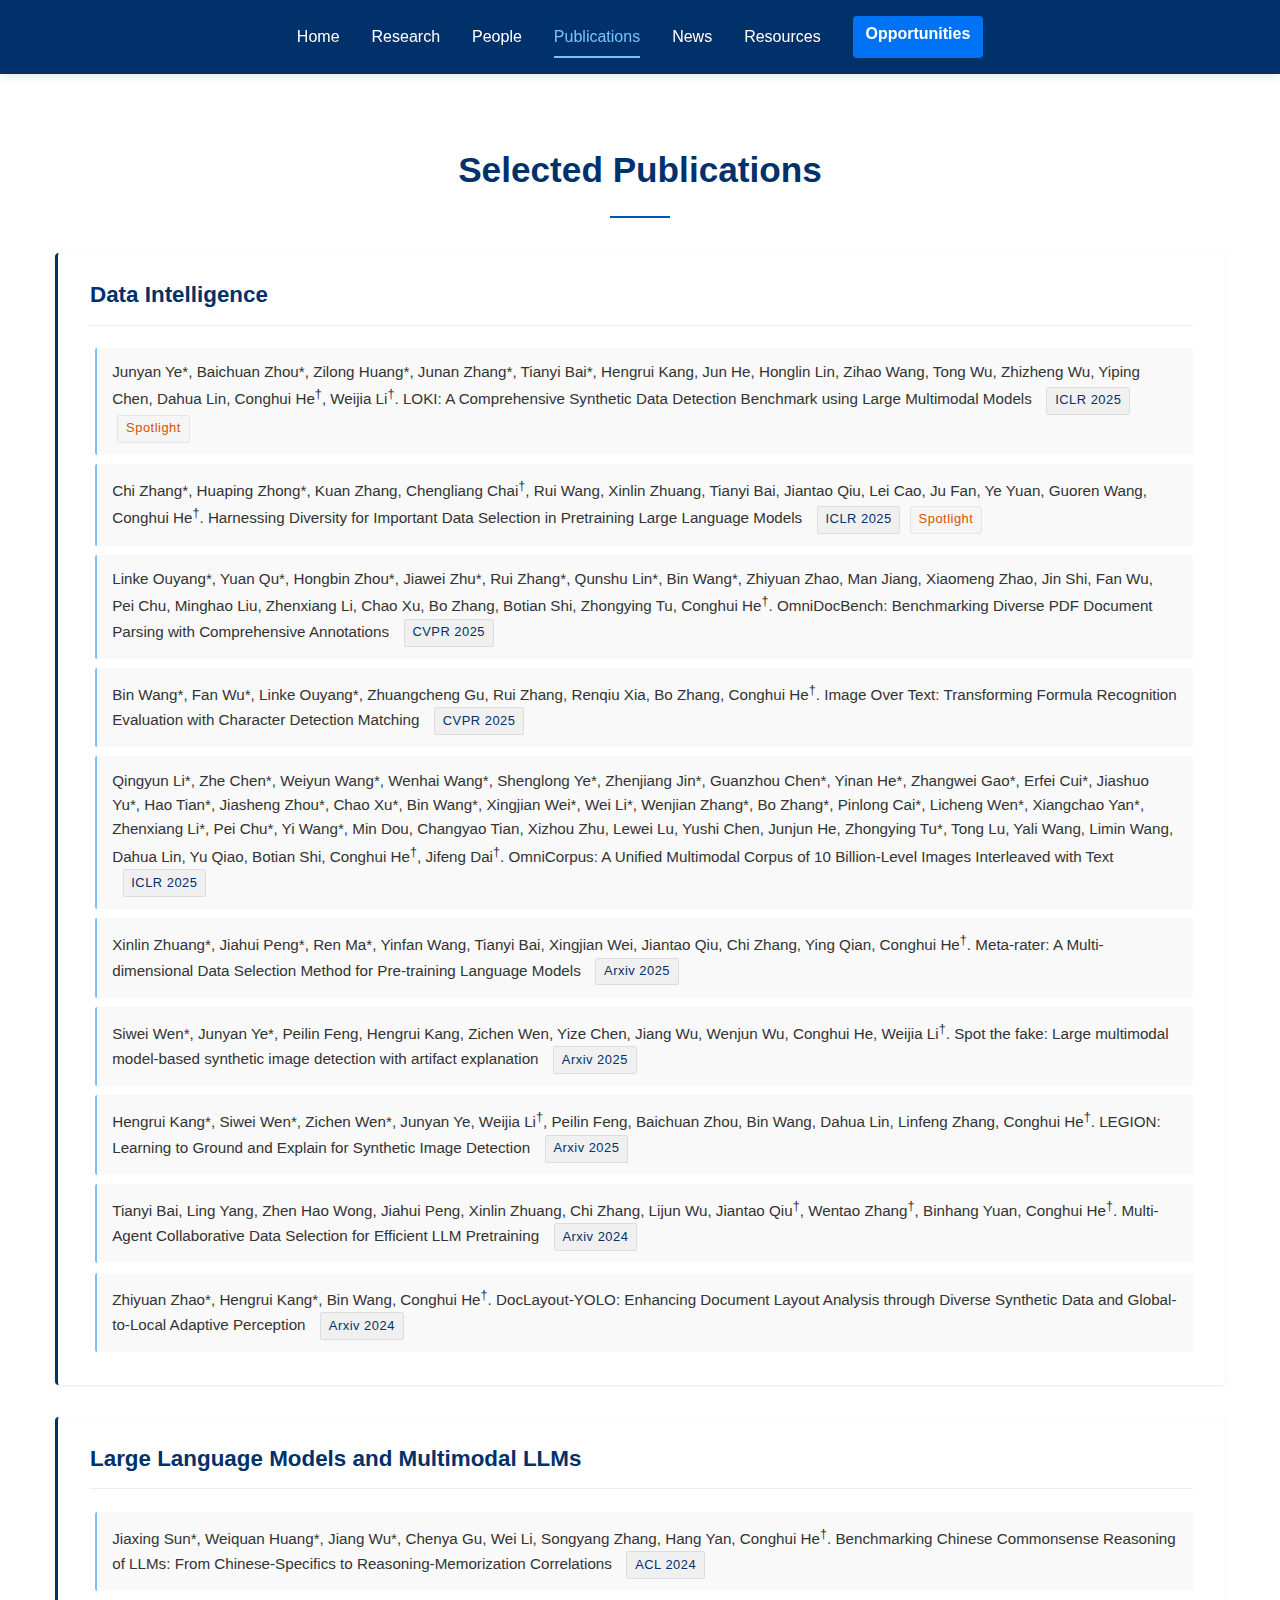
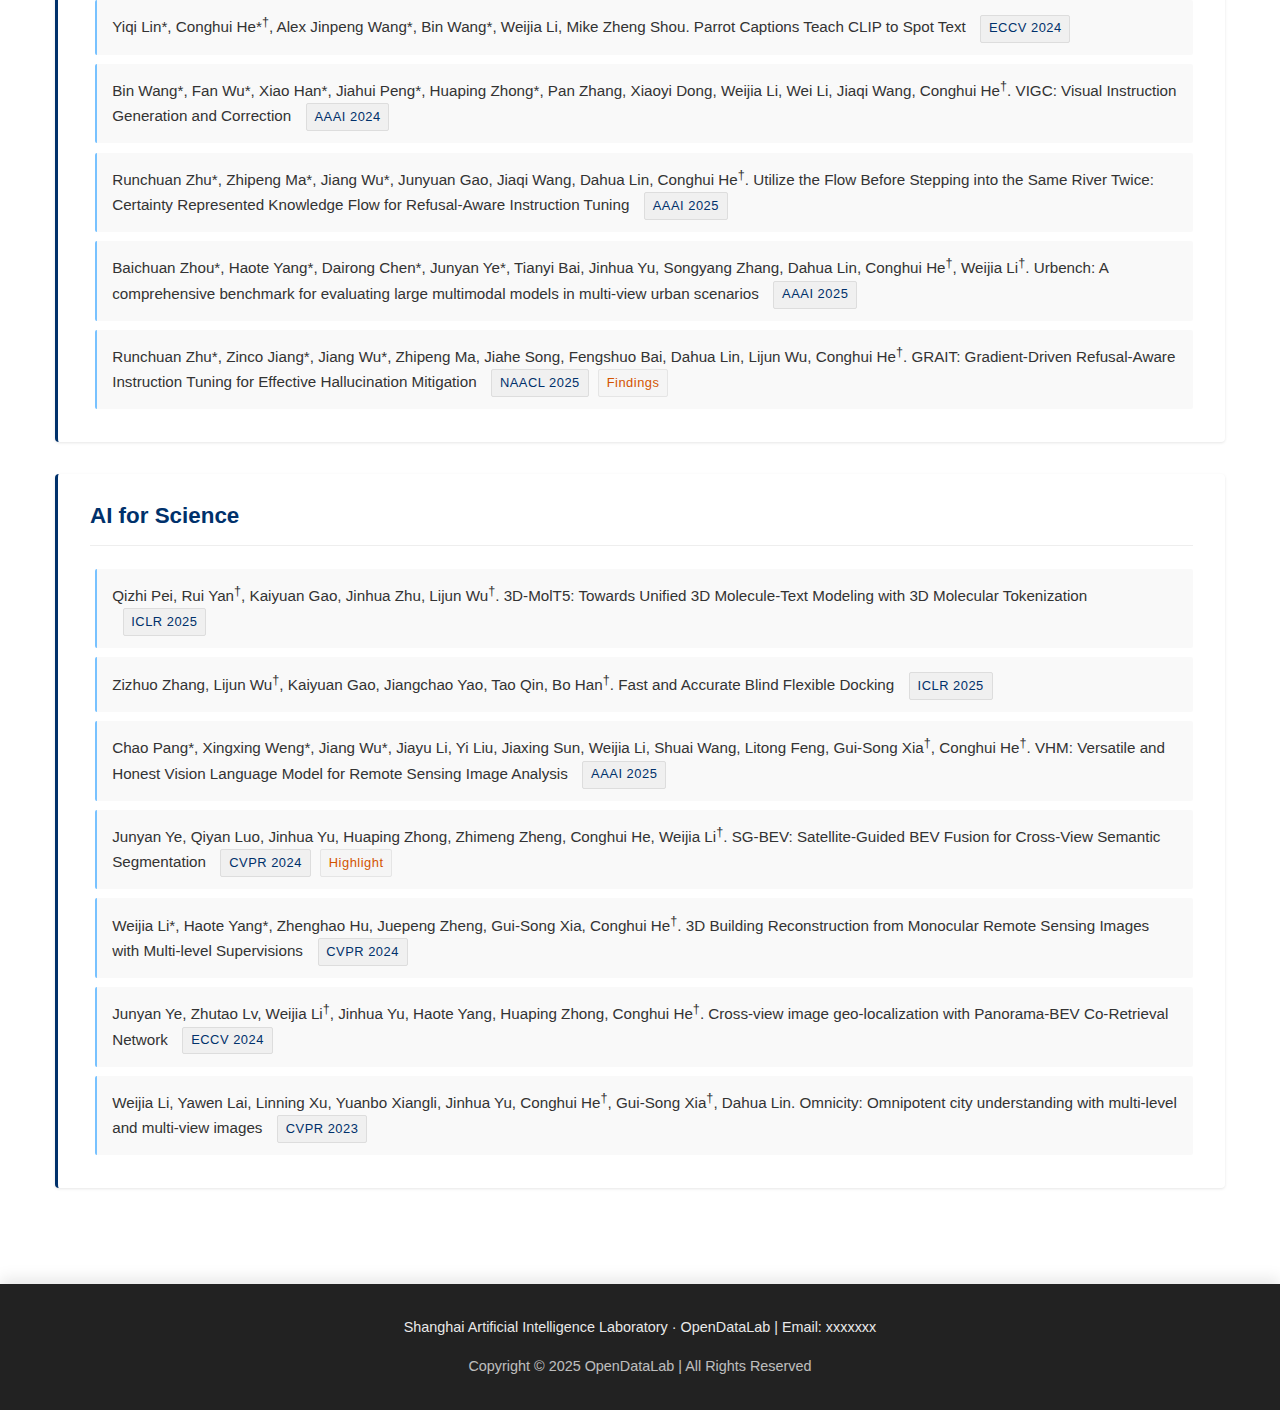
<file: publications.html>
<!DOCTYPE html>
<html lang="en">
<head>
  <meta charset="UTF-8">
  <meta name="viewport" content="width=device-width, initial-scale=1.0">
  <title>Publications | OpenDataLab</title>
  <link rel="stylesheet" href="css/style.css">
  <script src="js/main.js" defer></script>
</head>
<body>
  <header>
    <div class="container nav-container">
      <nav>
        <a href="index.html">Home</a>
        <a href="research.html">Research</a>
        <a href="people.html">People</a>
        <a href="publications.html" class="active">Publications</a>
        <a href="news.html">News</a>
        <a href="resources.html">Resources</a>
        <a href="opportunity.html">Opportunities</a>
      </nav>
    </div>
  </header>  
  <main>
    <!-- content-wrapper 将由JavaScript添加包裹 -->
    <div class="container">
      <h2>Selected Publications</h2>

      <section class="publication-category">
        <h3>Data Intelligence</h3>
        <ul>
          <li>Junyan Ye*, Baichuan Zhou*, Zilong Huang*, Junan Zhang*, Tianyi Bai*, Hengrui Kang, Jun He, Honglin Lin, Zihao Wang, Tong Wu, Zhizheng Wu, Yiping Chen, Dahua Lin, Conghui He<sup>†</sup>, Weijia Li<sup>†</sup>. LOKI: A Comprehensive Synthetic Data Detection Benchmark using Large Multimodal Models <strong>ICLR 2025</strong> <strong>Spotlight</strong></li>
          <li>Chi Zhang*, Huaping Zhong*, Kuan Zhang, Chengliang Chai<sup>†</sup>, Rui Wang, Xinlin Zhuang, Tianyi Bai, Jiantao Qiu, Lei Cao, Ju Fan, Ye Yuan, Guoren Wang, Conghui He<sup>†</sup>. Harnessing Diversity for Important Data Selection in Pretraining Large Language Models <strong>ICLR 2025</strong> <strong>Spotlight</strong></li>
          <li>Linke Ouyang*, Yuan Qu*, Hongbin Zhou*, Jiawei Zhu*, Rui Zhang*, Qunshu Lin*, Bin Wang*, Zhiyuan Zhao, Man Jiang, Xiaomeng Zhao, Jin Shi, Fan Wu, Pei Chu, Minghao Liu, Zhenxiang Li, Chao Xu, Bo Zhang, Botian Shi, Zhongying Tu, Conghui He<sup>†</sup>. OmniDocBench: Benchmarking Diverse PDF Document Parsing with Comprehensive Annotations <strong>CVPR 2025</strong></li>
          <li>Bin Wang*, Fan Wu*, Linke Ouyang*, Zhuangcheng Gu, Rui Zhang, Renqiu Xia, Bo Zhang, Conghui He<sup>†</sup>. Image Over Text: Transforming Formula Recognition Evaluation with Character Detection Matching <strong>CVPR 2025</strong></li>
          <li>Qingyun Li*, Zhe Chen*, Weiyun Wang*, Wenhai Wang*, Shenglong Ye*, Zhenjiang Jin*, Guanzhou Chen*, Yinan He*, Zhangwei Gao*, Erfei Cui*, Jiashuo Yu*, Hao Tian*, Jiasheng Zhou*, Chao Xu*, Bin Wang*, Xingjian Wei*, Wei Li*, Wenjian Zhang*, Bo Zhang*, Pinlong Cai*, Licheng Wen*, Xiangchao Yan*, Zhenxiang Li*, Pei Chu*, Yi Wang*, Min Dou, Changyao Tian, Xizhou Zhu, Lewei Lu, Yushi Chen, Junjun He, Zhongying Tu*, Tong Lu, Yali Wang, Limin Wang, Dahua Lin, Yu Qiao, Botian Shi, Conghui He<sup>†</sup>, Jifeng Dai<sup>†</sup>. OmniCorpus: A Unified Multimodal Corpus of 10 Billion-Level Images Interleaved with Text <strong>ICLR 2025</strong></li>
          <li>Xinlin Zhuang*, Jiahui Peng*, Ren Ma*, Yinfan Wang, Tianyi Bai, Xingjian Wei, Jiantao Qiu, Chi Zhang, Ying Qian, Conghui He<sup>†</sup>. Meta-rater: A Multi-dimensional Data Selection Method for Pre-training Language Models <strong>Arxiv 2025</strong></li>
          <li>Siwei Wen*, Junyan Ye*, Peilin Feng, Hengrui Kang, Zichen Wen, Yize Chen, Jiang Wu, Wenjun Wu, Conghui He, Weijia Li<sup>†</sup>. Spot the fake: Large multimodal model-based synthetic image detection with artifact explanation <strong>Arxiv 2025</strong></li>
          <li>Hengrui Kang*, Siwei Wen*, Zichen Wen*, Junyan Ye, Weijia Li<sup>†</sup>, Peilin Feng, Baichuan Zhou, Bin Wang, Dahua Lin, Linfeng Zhang, Conghui He<sup>†</sup>. LEGION: Learning to Ground and Explain for Synthetic Image Detection <strong>Arxiv 2025</strong></li>
          <li>Tianyi Bai, Ling Yang, Zhen Hao Wong, Jiahui Peng, Xinlin Zhuang, Chi Zhang, Lijun Wu, Jiantao Qiu<sup>†</sup>, Wentao Zhang<sup>†</sup>, Binhang Yuan, Conghui He<sup>†</sup>. Multi-Agent Collaborative Data Selection for Efficient LLM Pretraining <strong>Arxiv 2024</strong></li>
          <li>Zhiyuan Zhao*, Hengrui Kang*, Bin Wang, Conghui He<sup>†</sup>. DocLayout-YOLO: Enhancing Document Layout Analysis through Diverse Synthetic Data and Global-to-Local Adaptive Perception <strong>Arxiv 2024</strong></li>
        </ul>
      </section>

      <section class="publication-category">
        <h3>Large Language Models and Multimodal LLMs</h3>
        <ul>
          <li>Jiaxing Sun*, Weiquan Huang*, Jiang Wu*, Chenya Gu, Wei Li, Songyang Zhang, Hang Yan, Conghui He<sup>†</sup>. Benchmarking Chinese Commonsense Reasoning of LLMs: From Chinese-Specifics to Reasoning-Memorization Correlations <strong>ACL 2024</strong></li>
          <li>Yiqi Lin*, Conghui He*<sup>†</sup>, Alex Jinpeng Wang*, Bin Wang*, Weijia Li, Mike Zheng Shou. Parrot Captions Teach CLIP to Spot Text <strong>ECCV 2024</strong></li>
          <li>Bin Wang*, Fan Wu*, Xiao Han*, Jiahui Peng*, Huaping Zhong*, Pan Zhang, Xiaoyi Dong, Weijia Li, Wei Li, Jiaqi Wang, Conghui He<sup>†</sup>. VIGC: Visual Instruction Generation and Correction <strong>AAAI 2024</strong></li>
          <li>Runchuan Zhu*, Zhipeng Ma*, Jiang Wu*, Junyuan Gao, Jiaqi Wang, Dahua Lin, Conghui He<sup>†</sup>. Utilize the Flow Before Stepping into the Same River Twice: Certainty Represented Knowledge Flow for Refusal-Aware Instruction Tuning <strong>AAAI 2025</strong></li>
          <li>Baichuan Zhou*, Haote Yang*, Dairong Chen*, Junyan Ye*, Tianyi Bai, Jinhua Yu, Songyang Zhang, Dahua Lin, Conghui He<sup>†</sup>, Weijia Li<sup>†</sup>. Urbench: A comprehensive benchmark for evaluating large multimodal models in multi-view urban scenarios <strong>AAAI 2025</strong></li>
          <li>Runchuan Zhu*, Zinco Jiang*, Jiang Wu*, Zhipeng Ma, Jiahe Song, Fengshuo Bai, Dahua Lin, Lijun Wu, Conghui He<sup>†</sup>. GRAIT: Gradient-Driven Refusal-Aware Instruction Tuning for Effective Hallucination Mitigation <strong>NAACL 2025</strong> <strong>Findings</strong></li>
        </ul>
      </section>

      <section class="publication-category">
        <h3>AI for Science</h3>
        <ul>
          <li>Qizhi Pei, Rui Yan<sup>†</sup>, Kaiyuan Gao, Jinhua Zhu, Lijun Wu<sup>†</sup>. 3D-MolT5: Towards Unified 3D Molecule-Text Modeling with 3D Molecular Tokenization <strong>ICLR 2025</strong></li>
          <li>Zizhuo Zhang, Lijun Wu<sup>†</sup>, Kaiyuan Gao, Jiangchao Yao, Tao Qin, Bo Han<sup>†</sup>. Fast and Accurate Blind Flexible Docking <strong>ICLR 2025</strong></li>
          <li>Chao Pang*, Xingxing Weng*, Jiang Wu*, Jiayu Li, Yi Liu, Jiaxing Sun, Weijia Li, Shuai Wang, Litong Feng, Gui-Song Xia<sup>†</sup>, Conghui He<sup>†</sup>. VHM: Versatile and Honest Vision Language Model for Remote Sensing Image Analysis <strong>AAAI 2025</strong></li>
          <li>Junyan Ye, Qiyan Luo, Jinhua Yu, Huaping Zhong, Zhimeng Zheng, Conghui He, Weijia Li<sup>†</sup>. SG-BEV: Satellite-Guided BEV Fusion for Cross-View Semantic Segmentation <strong>CVPR 2024</strong> <strong>Highlight</strong></li>
          <li>Weijia Li*, Haote Yang*, Zhenghao Hu, Juepeng Zheng, Gui-Song Xia, Conghui He<sup>†</sup>. 3D Building Reconstruction from Monocular Remote Sensing Images with Multi-level Supervisions <strong>CVPR 2024</strong></li>
          <li>Junyan Ye, Zhutao Lv, Weijia Li<sup>†</sup>, Jinhua Yu, Haote Yang, Huaping Zhong, Conghui He<sup>†</sup>. Cross-view image geo-localization with Panorama-BEV Co-Retrieval Network <strong>ECCV 2024</strong></li>
          <li>Weijia Li, Yawen Lai, Linning Xu, Yuanbo Xiangli, Jinhua Yu, Conghui He<sup>†</sup>, Gui-Song Xia<sup>†</sup>, Dahua Lin. Omnicity: Omnipotent city understanding with multi-level and multi-view images <strong>CVPR 2023</strong></li>
        </ul>
      </section>
    </div>
  </main>
  
  <footer>
    <div class="container">
      <div class="footer-content">
        <div class="footer-contact">
          <p>Shanghai Artificial Intelligence Laboratory · OpenDataLab | Email: xxxxxxx</p>
        </div>
        <div class="footer-copyright">
          <p>Copyright © 2025 OpenDataLab | All Rights Reserved</p>
        </div>
      </div>
    </div>
  </footer>
</body>
</html>
</file>
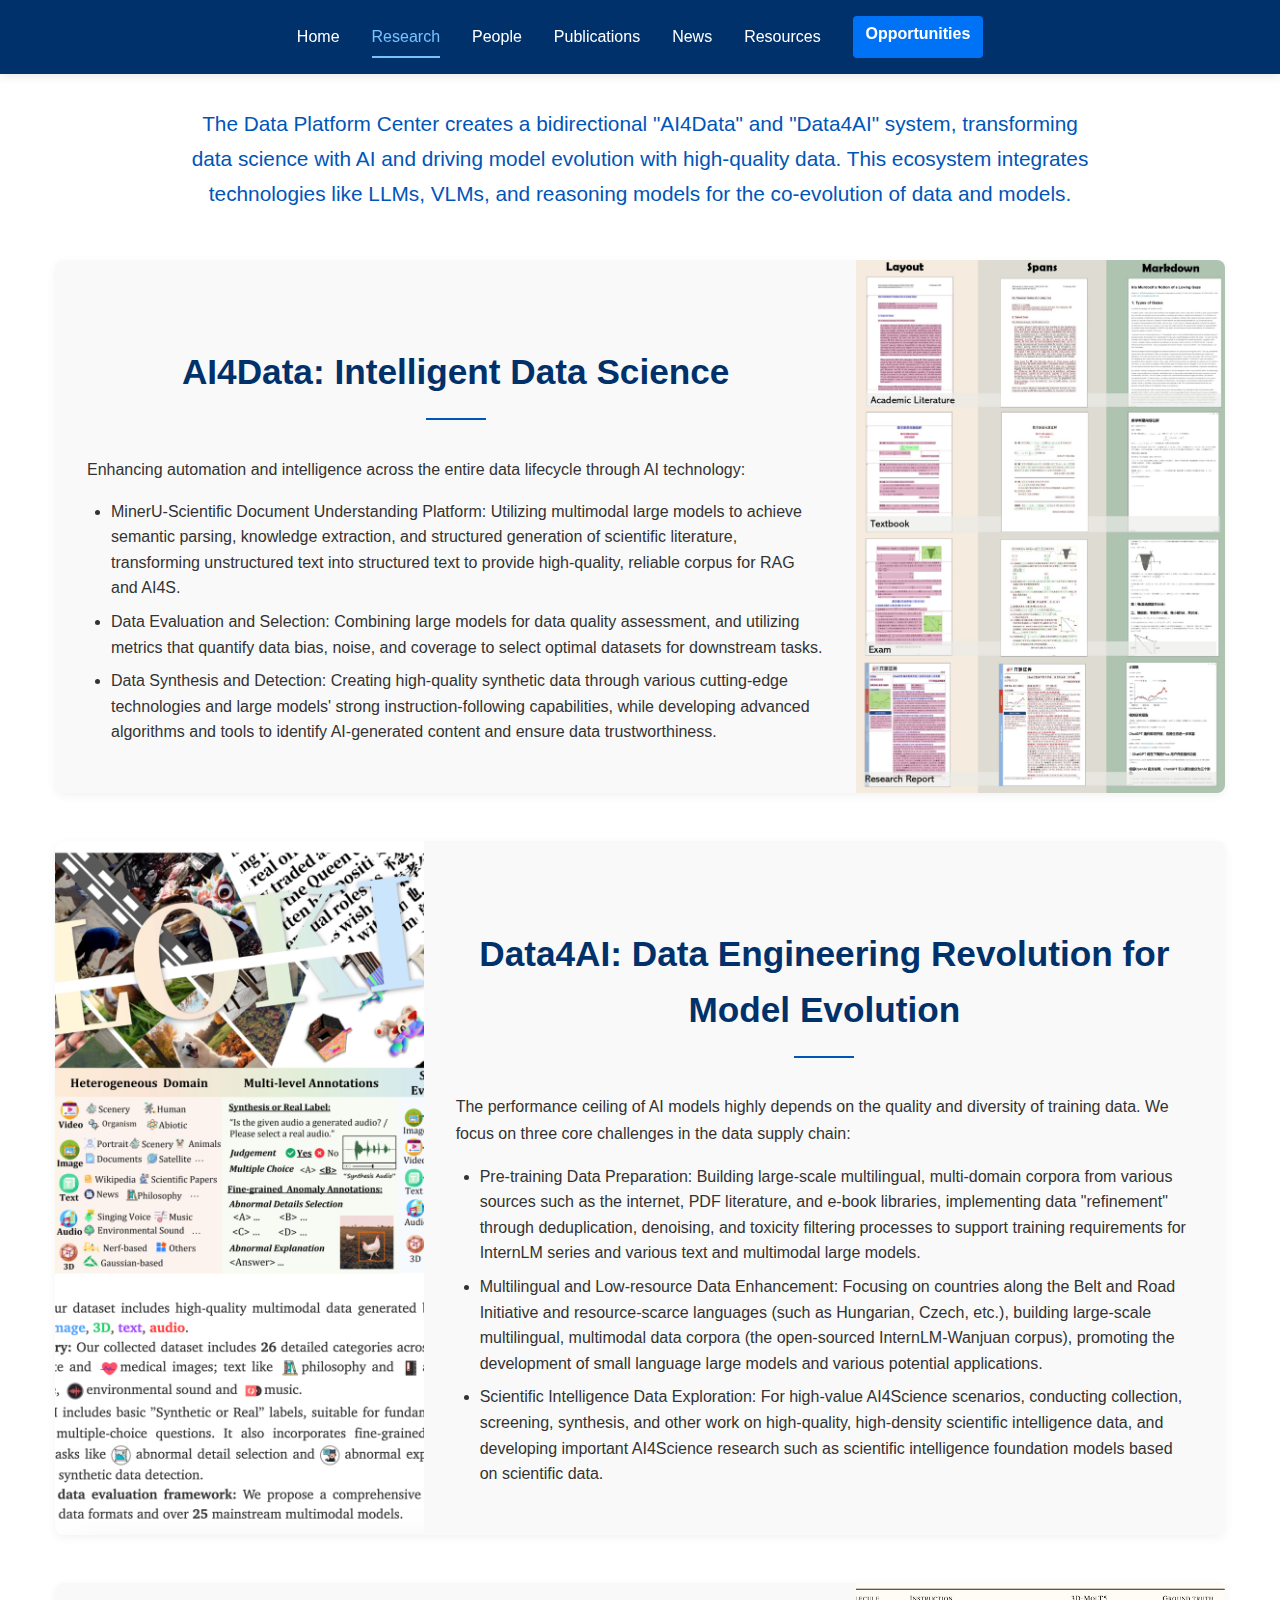
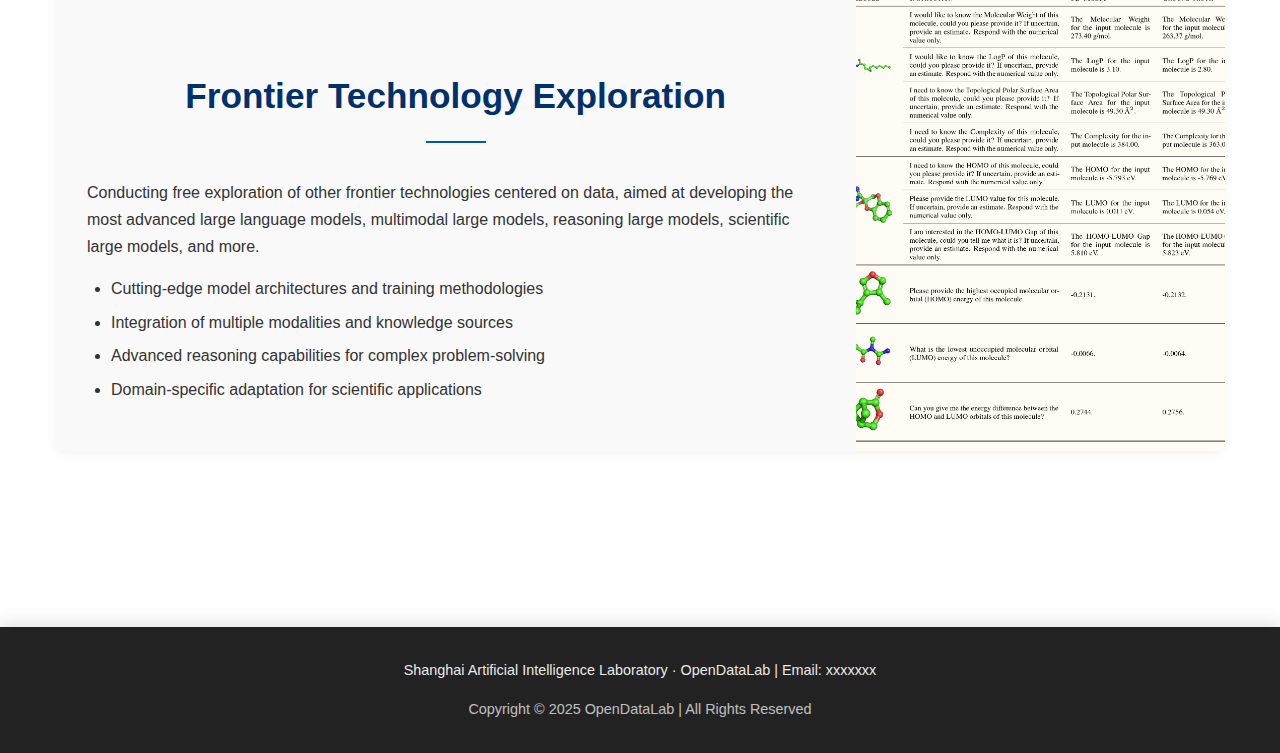
<file: research.html>
<!DOCTYPE html>
<html lang="en">
<head>
  <meta charset="UTF-8">
  <meta name="viewport" content="width=device-width, initial-scale=1.0">
  <title>Research | OpenDataLab</title>
  <link rel="stylesheet" href="css/style.css">
  <script src="js/main.js" defer></script>
</head>
<body>
  <header>
    <div class="container nav-container">
      <nav>
        <a href="index.html">Home</a>
        <a href="research.html" class="active">Research</a>
        <a href="people.html">People</a>
        <a href="publications.html">Publications</a>
        <a href="news.html">News</a>
        <a href="resources.html">Resources</a>
        <a href="opportunity.html">Opportunities</a>
      </nav>
    </div>
  </header>
    
  <main>
    <section class="research-section">
      <div class="container">
        <div class="research-intro">
          <p class="lead">
            The Data Platform Center creates a bidirectional "AI4Data" and "Data4AI" system, transforming data science with AI and driving model evolution with high-quality data. This ecosystem integrates technologies like LLMs, VLMs, and reasoning models for the co-evolution of data and models.
          </p>
        </div>
                  
          <div class="research-area">
            <div class="research-image">
              <img src="assets/images/dir1.jpg" alt="AI4Data: Intelligent Data Science">
            </div>
            <div class="research-content">
              <h2>AI4Data: Intelligent Data Science</h2>
              <p>
                Enhancing automation and intelligence across the entire data lifecycle through AI technology:
              </p>
              <ul>
                <li>MinerU-Scientific Document Understanding Platform: Utilizing multimodal large models to achieve semantic parsing, knowledge extraction, and structured generation of scientific literature, transforming unstructured text into structured text to provide high-quality, reliable corpus for RAG and AI4S.</li>
                <li>Data Evaluation and Selection: Combining large models for data quality assessment, and utilizing metrics that quantify data bias, noise, and coverage to select optimal datasets for downstream tasks.</li>
                <li>Data Synthesis and Detection: Creating high-quality synthetic data through various cutting-edge technologies and large models' strong instruction-following capabilities, while developing advanced algorithms and tools to identify AI-generated content and ensure data trustworthiness.</li>
              </ul>
            </div>
          </div>
          
          <div class="research-area">
            <div class="research-image">
              <img src="assets/images/dir2.jpg" alt="Data4AI: Data Engineering Revolution">
            </div>
            <div class="research-content">
              <h2>Data4AI: Data Engineering Revolution for Model Evolution</h2>
              <p>
                The performance ceiling of AI models highly depends on the quality and diversity of training data. We focus on three core challenges in the data supply chain:
              </p>
              <ul>
                <li>Pre-training Data Preparation: Building large-scale multilingual, multi-domain corpora from various sources such as the internet, PDF literature, and e-book libraries, implementing data "refinement" through deduplication, denoising, and toxicity filtering processes to support training requirements for InternLM series and various text and multimodal large models.</li>
                <li>Multilingual and Low-resource Data Enhancement: Focusing on countries along the Belt and Road Initiative and resource-scarce languages (such as Hungarian, Czech, etc.), building large-scale multilingual, multimodal data corpora (the open-sourced InternLM-Wanjuan corpus), promoting the development of small language large models and various potential applications.</li>
                <li>Scientific Intelligence Data Exploration: For high-value AI4Science scenarios, conducting collection, screening, synthesis, and other work on high-quality, high-density scientific intelligence data, and developing important AI4Science research such as scientific intelligence foundation models based on scientific data.</li>
              </ul>
            </div>
          </div>
          
          <div class="research-area">
            <div class="research-image">
              <img src="assets/images/dir3.jpg" alt="Frontier Technology Exploration">
            </div>
            <div class="research-content">
              <h2>Frontier Technology Exploration</h2>
              <p>
                Conducting free exploration of other frontier technologies centered on data, aimed at developing the most advanced large language models, multimodal large models, reasoning large models, scientific large models, and more.
              </p>
              <ul>
                <li>Cutting-edge model architectures and training methodologies</li>
                <li>Integration of multiple modalities and knowledge sources</li>
                <li>Advanced reasoning capabilities for complex problem-solving</li>
                <li>Domain-specific adaptation for scientific applications</li>
              </ul>
            </div>
          </div>
        </div>
      </div>
    <!-- 滚动指示箭头将由JavaScript添加 -->
    </section>
    
  </main>
  
  <footer>
    <div class="container">
      <div class="footer-content">
        <div class="footer-contact">
          <p>Shanghai Artificial Intelligence Laboratory · OpenDataLab | Email: xxxxxxx</p>
        </div>
        <div class="footer-copyright">
          <p>Copyright © 2025 OpenDataLab | All Rights Reserved</p>
        </div>
      </div>
    </div>
  </footer>
</body>
</html>
</file>
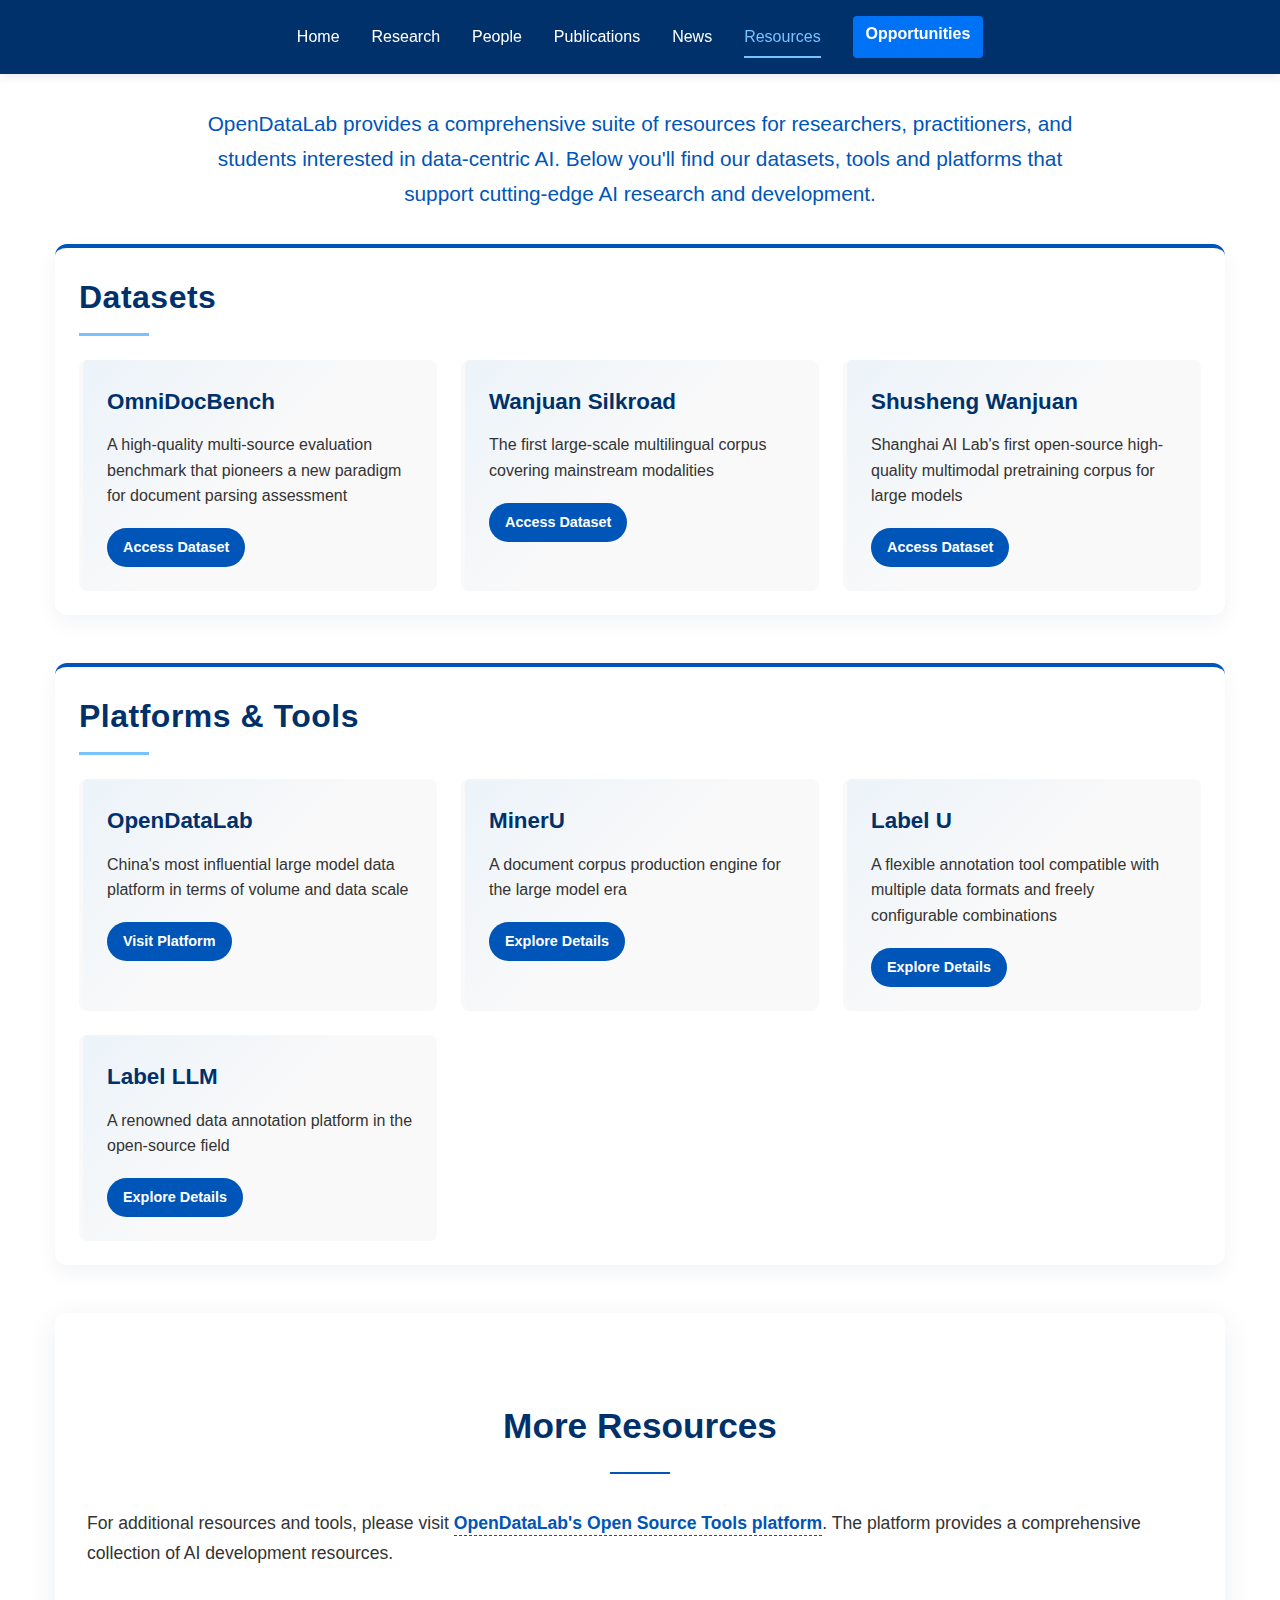
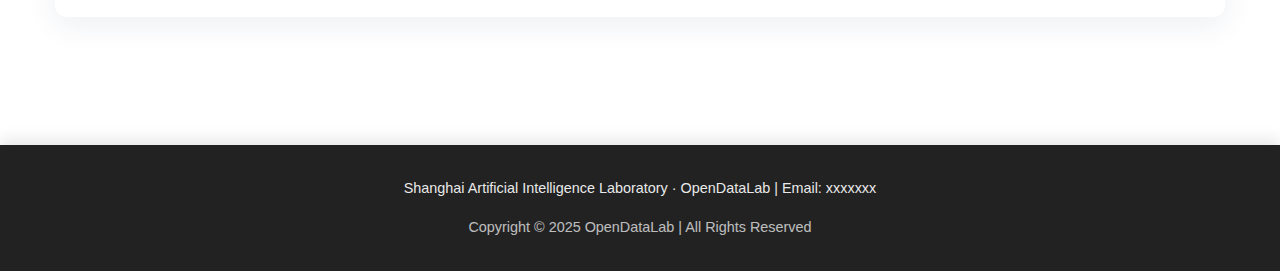
<file: resources.html>
<!DOCTYPE html>
<html lang="en">
<head>
  <meta charset="UTF-8">
  <meta name="viewport" content="width=device-width, initial-scale=1.0">
  <title>Resources | OpenDataLab</title>
  <link rel="stylesheet" href="css/style.css">
  <script src="js/main.js" defer></script>
  <style>
    /* Redesigned section headings with small accent line */
    .resource-category h2 {
      color: var(--primary-color) !important;
      background: transparent !important;
      padding: 1.5rem 1.5rem 0.8rem 1.5rem !important;
      border-bottom: none !important;
      font-weight: 600 !important;
      letter-spacing: 0.5px !important;
      font-size: 2rem !important;
      display: block !important;
      visibility: visible !important;
      position: relative !important;
    }
    
    .content-wrapper .resource-category h2 {
      color: var(--primary-color) !important;
      background: transparent !important;
      display: block !important;
      border-bottom: none !important;
    }
    
    .resource-category h2::after {
      content: '' !important;
      position: absolute !important;
      bottom: 0 !important;
      left: 1.5rem !important;
      width: 70px !important;
      height: 3px !important;
      background: var(--accent-color) !important;
      margin: 0 !important;
      display: block !important;
    }
    
    .resource-category {
      border-top: 4px solid var(--secondary-color) !important;
    }
  </style>
</head>
<body>  
  <header>
    <div class="container nav-container">
      <nav>
        <a href="index.html">Home</a>
        <a href="research.html">Research</a>
        <a href="people.html">People</a>
        <a href="publications.html">Publications</a>
        <a href="news.html">News</a>
        <a href="resources.html" class="active">Resources</a>
        <a href="opportunity.html">Opportunities</a>
      </nav>
    </div>
  </header>  
  <main>
    <!-- Note: content-wrapper will be added by JavaScript -->
    <section class="resources-section">
      <div class="container">
        <div class="section-intro">
          <p class="lead">
            OpenDataLab provides a comprehensive suite of resources for researchers, practitioners, and students interested in data-centric AI. Below you'll find our datasets, tools and platforms that support cutting-edge AI research and development.
          </p>
        </div>
        
        <div class="resources-grid">
          <!-- Datasets Section -->
          <div class="resource-category">
            <h2 id="datasets-heading">Datasets</h2>
            <div class="resource-items">
              <div class="resource-item">
                <h3>OmniDocBench</h3>
                <p>A high-quality multi-source evaluation benchmark that pioneers a new paradigm for document parsing assessment</p>
                <a href="https://arxiv.org/abs/2412.07626" class="btn-sm">Access Dataset</a>
              </div>
              
              <div class="resource-item">
                <h3>Wanjuan Silkroad</h3>
                <p>The first large-scale multilingual corpus covering mainstream modalities</p>
                <a href="https://opendatalab.com/OpenDataLab/WanJuanSiLu2O" class="btn-sm">Access Dataset</a>
              </div>
              
              <div class="resource-item">
                <h3>Shusheng Wanjuan</h3>
                <p>Shanghai AI Lab's first open-source high-quality multimodal pretraining corpus for large models</p>
                <a href="https://opendatalab.com/OpenDataLab/WanJuan1_dot_0" class="btn-sm">Access Dataset</a>
              </div>
            </div>
          </div>
          
          <!-- Platforms & Tools Section -->
          <div class="resource-category">
            <h2 id="platforms-tools-heading">Platforms &amp; Tools</h2>
            <div class="resource-items">
              <div class="resource-item">
                <h3>OpenDataLab</h3>
                <p>China's most influential large model data platform in terms of volume and data scale</p>
                <a href="https://opendatalab.com/" class="btn-sm">Visit Platform</a>
              </div>
              
              <div class="resource-item">
                <h3>MinerU</h3>
                <p>A document corpus production engine for the large model era</p>
                <a href="http://mineru.net/" class="btn-sm">Explore Details</a>
              </div>
              
              <div class="resource-item">
                <h3>Label U</h3>
                <p>A flexible annotation tool compatible with multiple data formats and freely configurable combinations</p>
                <a href="https://labelu-tools.shlab.tech/" class="btn-sm">Explore Details</a>
              </div>
              
              <div class="resource-item">
                <h3>Label LLM</h3>
                <p>A renowned data annotation platform in the open-source field</p>
                <a href="https://labelu-tools.shlab.tech/" class="btn-sm">Explore Details</a>
              </div>
            </div>
          </div>
        </div>
        
        <div class="resource-access">
          <h2>More Resources</h2>
          <p>For additional resources and tools, please visit <a href="https://opendatalab.org.cn/OpenSourceTools" target="_blank" class="resource-link">OpenDataLab's Open Source Tools platform</a>. The platform provides a comprehensive collection of AI development resources.</p>
        </div>
      </div>
    </section>
  </main>
  
  <footer>
    <div class="container">
      <div class="footer-content">
        <div class="footer-contact">
          <p>Shanghai Artificial Intelligence Laboratory · OpenDataLab | Email: xxxxxxx</p>
        </div>
        <div class="footer-copyright">
          <p>Copyright © 2025 OpenDataLab | All Rights Reserved</p>
        </div>
      </div>
    </div>
  </footer>
</body>
</html>
</file>
<file: css/style.css>
/* 全局样式 */
:root {
  --primary-color: #00316b; /* 主色调 - 深蓝色 */
  --secondary-color: #0055b8; /* 次要色调 - 蓝色 */
  --accent-color: #78c2ff; /* 强调色 - 浅蓝色，替换黄色 */
  --opportunity-color: #0072f5; /* 机会页面强调色 - 亮蓝色 */
  --text-color: #333; /* 文本色 */
  --background-color: #fff; /* 背景色 - 改为白色 */
  --footer-color: #00316b; /* 页脚色 - 深蓝色 */
  --light-bg: #fff; /* 改为白色 */
  --card-bg: #f9f9f9; /* 卡片背景色 - 浅灰色背景 */
  --dark-bg: #222;
  --container-width: 1200px;
}

* {
  box-sizing: border-box;
  margin: 0;
  padding: 0;
}

body {
  font-family: 'Segoe UI', 'Arial', sans-serif;
  margin: 0;
  background: var(--background-color);
  color: var(--text-color);
  line-height: 1.6;
}

.container {
  width: 100%;
  max-width: var(--container-width);
  margin: 0 auto;
  padding: 0 15px;
}

/* 导航栏 */
header {
  background: var(--primary-color);
  color: #fff;
  padding: 1em 0;
  position: sticky;
  top: 0;
  z-index: 1000;
  box-shadow: 0 2px 10px rgba(0, 0, 0, 0.1);
}

.nav-container {
  display: flex;
  align-items: center;
  justify-content: center;
}

.logo {
  display: none;
}

nav {
  display: flex;
  justify-content: center;
  flex-wrap: wrap;
}

nav a {
  color: #fff;
  text-decoration: none;
  margin: 0 1em;
  font-size: 1em;
  transition: color 0.2s;
  position: relative;
  padding: 0.5em 0;
}

nav a:hover, nav a.active {
  color: var(--accent-color);
}

nav a.active::after {
  content: '';
  position: absolute;
  bottom: 0;
  left: 0;
  width: 100%;
  height: 2px;
  background: var(--accent-color);
}

nav a[href="opportunity.html"] {
  color: #fff;
  background-color: var(--opportunity-color);
  font-weight: bold;
  border-radius: 4px;
  padding: 0.3em 0.8em;
}

nav a[href="opportunity.html"]:hover, 
nav a[href="opportunity.html"].active {
  color: #fff;
  background-color: var(--opportunity-color);
  opacity: 0.9;
}

.language-switch {
  display: none;
}

/* 英雄区 */
.hero-banner:not(.slideshow-container + header + main .hero-banner) {
  background: #fff;
  padding: 4em 0;
  text-align: center;
}

.hero-banner:not(.slideshow-container + header + main .hero-banner) h1 {
  font-size: 3em;
  color: var(--primary-color);
  margin-bottom: 0.2em;
}

.hero-banner:not(.slideshow-container + header + main .hero-banner) h2 {
  font-size: 1.8em;
  color: var(--secondary-color);
  margin-bottom: 1.5em;
  font-weight: normal;
}

.quote-box {
  max-width: 800px;
  margin: 0 auto;
  background: rgba(255, 255, 255, 0.9);
  padding: 2em;
  border-radius: 8px;
  box-shadow: 0 3px 10px rgba(0, 0, 0, 0.05);
}

.slogan {
  font-size: 1.3em;
  color: var(--secondary-color);
  line-height: 1.8;
}

.slogan em {
  font-style: italic;
  display: block;
  margin-bottom: 0.7em;
}

/* 主要内容区 */
body:not(:has(.slideshow-container)) main {
  margin: 0 auto;
  padding: 1em 0 4em;
  background-color: #fff;
}

/* First section after the hero - Handled by slideshow.css for home page */
body:not(:has(.slideshow-container)) main > section:first-child {
  padding-top: 1em;
}

section {
  padding: 0em 0 4em;
  background-color: #fff;
}

section h2 {
  text-align: center;
  color: var(--primary-color);
  margin-bottom: 1.5em;
  font-size: 2em;
  position: relative;
}

section h2::after {
  content: '';
  display: block;
  width: 60px;
  height: 3px;
  background: var(--secondary-color);
  margin: 0.5em auto;
}

/* Overview部分的新样式 */
.overview {
  background-color: #fff;
  position: relative;
  overflow: hidden;
}

.overview::before {
  content: none;
}

.overview-content {
  position: relative;
  z-index: 1;
  display: flex;
  flex-direction: column;
  gap: 2.5rem;
}

.lead.fullwidth {
  width: 100%;
  font-size: 1.1em;
  line-height: 1.8;
  color: var(--text-color);
  text-align: justify;
  background: rgba(255, 255, 255, 0.7);
  padding: 1.5rem;
  border-radius: 8px;
  box-shadow: 0 4px 15px rgba(0, 0, 0, 0.05);
  border-left: 4px solid var(--secondary-color);
}

.research-pillars {
  display: grid;
  grid-template-columns: repeat(4, 1fr);
  gap: 1.5rem;
  width: 100%;
}

.pillar {
  background: white;
  border-radius: 8px;
  padding: 1.2rem;
  display: flex;
  justify-content: center;
  align-items: center;
  text-align: center;
  box-shadow: 0 3px 10px rgba(0, 0, 0, 0.05);
  transition: transform 0.3s, box-shadow 0.3s;
}

.pillar:hover {
  transform: translateY(-3px);
  box-shadow: 0 6px 15px rgba(0, 0, 0, 0.1);
}

.pillar-title {
  font-weight: 600;
  color: var(--primary-color);
  font-size: 1rem;
}

.overview-video-container {
  display: flex;
  justify-content: center;
  width: 100%;
  max-width: 800px;
  margin: 2rem auto 0;
}

.video-container {
  position: relative;
  width: 100%;
  padding-bottom: 56.25%; /* 16:9纵横比 */
  height: 0;
  overflow: hidden;
  border-radius: 10px;
  box-shadow: 0 8px 30px rgba(0, 0, 0, 0.15);
  border: 5px solid white;
  transition: transform 0.3s;
}

.video-container:hover {
  transform: scale(1.02);
}

.video-container iframe {
  position: absolute;
  top: 0;
  left: 0;
  width: 100%;
  height: 100%;
  border-radius: 5px;
}

.highlights {
  background-color: #fff;
}

.highlights-grid {
  display: grid;
  grid-template-columns: repeat(auto-fill, minmax(350px, 1fr));
  gap: 2em;
  margin-bottom: 2em;
}

.highlight-card {
  background: var(--card-bg);
  border-radius: 8px;
  overflow: hidden;
  box-shadow: 0 3px 10px rgba(0, 0, 0, 0.05);
  transition: transform 0.3s, box-shadow 0.3s;
}

.highlight-card:hover {
  transform: translateY(-5px);
  box-shadow: 0 5px 15px rgba(0, 0, 0, 0.1);
}

.card-header {
  padding: 1em;
  background: var(--primary-color);
  color: #fff;
  display: flex;
  justify-content: space-between;
  align-items: center;
}

.badge {
  background: var(--accent-color);
  color: var(--text-color);
  padding: 0.2em 0.8em;
  border-radius: 20px;
  font-size: 0.8em;
  font-weight: bold;
}

.date {
  font-size: 0.9em;
  opacity: 0.9;
}

.card-content {
  padding: 1.5em;
}

.card-content h3 {
  color: var(--primary-color);
  margin-bottom: 0.8em;
  font-size: 1.2em;
}

.card-content h4 {
  color: var(--secondary-color);
  margin-bottom: 1em;
  font-size: 1em;
  font-weight: normal;
}

.view-more {
  text-align: center;
  margin-top: 2em;
}

/* 使命部分 */
.mission {
  background-color: #fff;
  text-align: center;
  padding-bottom: 6em;
  margin-bottom: 0;
}

.mission p {
  max-width: 800px;
  margin: 0 auto 2em;
  font-size: 1.2em;
  line-height: 1.7;
}

.action-buttons {
  display: flex;
  justify-content: center;
  gap: 1em;
}

/* 按钮样式 */
.btn {
  display: inline-block;
  background: var(--secondary-color);
  color: #fff;
  padding: 0.8em 1.5em;
  border-radius: 5px;
  text-decoration: none;
  font-weight: bold;
  transition: background 0.2s, transform 0.2s;
  border: none;
  cursor: pointer;
}

.btn:hover {
  background: var(--primary-color);
  transform: translateY(-2px);
  box-shadow: 0 3px 10px rgba(0, 0, 0, 0.1);
}

/* 页面标题 */
.page-title {
  padding: 3em 0 1em;
  text-align: center;
}

.page-title h1 {
  color: var(--primary-color);
  margin-bottom: 0.5em;
  font-size: 2.5em;
}

/* About页面 */
.about-section {
  background: #fff;
  padding: 3em 0;
}

.about-content {
  max-width: 900px;
  margin: 0 auto;
}

.about-content .lead {
  font-size: 1.3em;
  color: var(--secondary-color);
  margin-bottom: 2em;
  line-height: 1.7;
}

.about-content h2 {
  color: var(--primary-color);
  margin: 1.5em 0 1em;
  font-size: 1.8em;
}

.about-content p {
  margin-bottom: 1em;
  line-height: 1.7;
}

.lab-culture {
  margin: 3em 0;
}

.lab-quotes {
  margin: 3em 0;
  display: flex;
  flex-wrap: wrap;
  gap: 2em;
  justify-content: center;
}

.lab-quotes blockquote {
  background: var(--card-bg);
  padding: 2em;
  border-radius: 8px;
  box-shadow: 0 3px 10px rgba(0, 0, 0, 0.05);
  max-width: 400px;
}

.lab-quotes blockquote p {
  font-size: 1.3em;
  margin-bottom: 0.7em;
}

.lab-quotes cite {
  font-style: italic;
  color: var(--secondary-color);
}

/* 研究页面 */
.research-section {
  background: #fff;
}

.research-intro {
  max-width: 900px;
  margin: 0 auto 3em;
}

.research-intro .lead {
  font-size: 1.3em;
  color: var(--secondary-color);
  line-height: 1.7;
  text-align: center;
}

.research-areas {
  margin: 3em 0;
}

.research-area {
  display: flex;
  flex-direction: row;
  margin-bottom: 3em;
  background: var(--card-bg);
  border-radius: 8px;
  overflow: hidden;
  box-shadow: 0 3px 10px rgba(0, 0, 0, 0.05);
}

.research-area:nth-child(even) {
  flex-direction: row-reverse;
}

.research-image {
  flex: 1;
  min-width: 300px;
  max-width: 400px;
}

.research-image img {
  width: 100%;
  height: 100%;
  object-fit: cover;
}

.research-content {
  flex: 2;
  padding: 2em;
}

.research-content h2 {
  text-align: left;
  margin-bottom: 1em;
}

.research-content h2::after {
  margin: 0.5em 0;
}

.research-content p {
  margin-bottom: 1em;
  line-height: 1.7;
}

.research-content ul {
  padding-left: 1.5em;
  margin-bottom: 1em;
}

.research-content li {
  margin-bottom: 0.5em;
}


/* 新闻页面 */
.news-section {
  background: #fff;
  margin-bottom: 2em;
  padding: 1.5em 2em 2em;
  border-radius: 8px;
  box-shadow: 0 3px 15px rgba(0, 0, 0, 0.05);
}

.news-section h2 {
  color: var(--primary-color);
  font-size: 1.8em;
  margin-bottom: 1em;
  position: relative;
  text-align: center;
}

.news-section h2::after {
  content: '';
  display: block;
  width: 60px;
  height: 3px;
  background: var(--secondary-color);
  margin: 0.3em auto;
}

.news-grid {
  max-width: 1000px;
  margin: 0 auto;
}

.report-list {
  list-style-type: none;
  padding: 0;
}

.report-list li {
  margin-bottom: 0.6em;
  padding: 0.6em 0;
  background: transparent;
  border-left: none;
  border-bottom: 1px solid #eee;
  transition: all 0.2s ease;
}

.report-list li:hover {
  background-color: rgba(248, 249, 250, 0.8);
}

.report-list a {
  color: var(--text-color);
  text-decoration: none;
  display: block;
  line-height: 1.4;
  font-size: 1em;
  padding-left: 0.5em;
  position: relative;
  overflow: hidden;
}

.report-list a:before {
  content: '';
  position: absolute;
  left: -5px;
  top: 50%;
  transform: translateY(-50%);
  width: 5px;
  height: 0;
  background-color: var(--secondary-color);
  transition: height 0.3s ease;
}

.report-list a:hover {
  color: var(--secondary-color);
  padding-left: 1em;
}

.report-list a:hover:before {
  height: 70%;
}

.awards-list {
  max-width: 1000px;
  margin: 0 auto;
}

.awards-list ul {
  list-style-type: none;
  padding: 0;
}

.awards-list li {
  margin-bottom: 1.5em;
  padding: 1.2em;
  border-radius: 8px;
  box-shadow: 0 2px 5px rgba(0, 0, 0, 0.05);
  transition: transform 0.3s, box-shadow 0.3s;
  display: flex;
  align-items: baseline;
  background: linear-gradient(to right, #ecf4ff, #f7faff);
  border-left: 3px solid rgba(0, 85, 184, 0.3);
}

.awards-list li:hover {
  transform: translateY(-3px);
  box-shadow: 0 4px 10px rgba(0, 0, 0, 0.1);
  border-left-color: var(--secondary-color);
}

.awards-list li strong {
  color: var(--primary-color);
  font-size: 1.1em;
  margin-right: 0.8em;
  display: inline-block;
  min-width: 60px;
}

/* Responsive adjustments for news page */
@media (max-width: 768px) {
  .report-list li,
  .awards-list li {
    padding: 0.8em;
  }
  
  .report-list a,
  .awards-list li {
    font-size: 0.95em;
  }
  
  .awards-list li {
    flex-direction: column;
  }
  
  .awards-list li strong {
    margin-bottom: 0.5em;
    display: block;
  }
}

.twitter-feed {
  background: var(--light-bg);
  padding: 3em 0;
}

.twitter-timeline {
  max-width: 700px;
  margin: 0 auto;
  text-align: center;
}

.text-center {
  text-align: center;
}

/* 团队成员页面 */
.people-section {
  background: #fff;
  padding-top: 0;
}

.pi-card,
.person-detailed-profile {
  display: flex;
  align-items: flex-start;
  gap: 30px;
  background-color: #f9f9f9;
  padding: 25px;
  border-radius: 10px;
  box-shadow: 0 4px 12px rgba(0, 0, 0, 0.08);
}

.profile-left-column {
  flex: 0 0 33%;
  max-width: 33%;
}

.profile-left-column .pi-image {
  margin-bottom: 1.5em;
  margin-right: 0;
  text-align: center;
}

.pi-avatar {
  width: 180px;
  height: 180px;
  border-radius: 50%;
  object-fit: cover;
  border: 3px solid #ddd;
  box-shadow: 0 2px 6px rgba(0,0,0,0.1);
}

.profile-left-column h3 {
  margin-top: 0;
  font-size: 1.6em;
  color: var(--primary-color);
}

.profile-left-column .pi-title {
  font-style: italic;
  color: #555;
  margin-bottom: 0.8em;
}

.profile-left-column p {
  font-size: 0.95em;
  line-height: 1.6;
  margin-bottom: 0.8em;
}

.profile-left-column .pi-social a {
  color: var(--secondary-color);
  text-decoration: none;
  margin-right: 5px;
}

.profile-left-column .pi-social a:hover {
  text-decoration: underline;
  color: var(--primary-color);
}

.profile-right-column {
  flex: 1 1 67%;
  padding-left: 15px;
}

.profile-right-column h4 {
  font-size: 1.3em;
  color: var(--primary-color);
  border-bottom: 2px solid var(--accent-color);
  padding-bottom: 0.3em;
  margin-top: 0;
  margin-bottom: 0.8em;
}

.profile-right-column ul {
  list-style-type: disc;
  padding-left: 25px;
  margin-bottom: 1.5em;
}

.profile-right-column ul li {
  margin-bottom: 0.6em;
  line-height: 1.6;
}

.profile-right-column h4 + h4 {
  margin-top: 1.5em;
}

.people-list {
  display: grid;
  grid-template-columns: repeat(auto-fill, minmax(300px, 1fr));
  gap: 2em;
  margin: 2em auto;
}

.person {
  display: flex;
  flex-direction: column;
  align-items: center;
  background: var(--card-bg);
  border-radius: 8px;
  padding: 2em;
  box-shadow: 0 3px 10px rgba(0, 0, 0, 0.05);
  transition: transform 0.3s;
  text-align: center;
}

.person:hover {
  transform: translateY(-5px);
  box-shadow: 0 5px 15px rgba(0, 0, 0, 0.1);
}

.avatar {
  width: 120px;
  height: 120px;
  border-radius: 50%;
  object-fit: cover;
  margin-bottom: 1.5em;
  border: 3px solid var(--secondary-color);
}

.person h3 {
  color: var(--primary-color);
  margin-bottom: 0.5em;
}

.member-title {
  color: var(--secondary-color);
  margin-bottom: 0.5em;
  font-weight: bold;
}

.person p {
  color: var(--text-color);
}

.alumni-list {
  max-width: 900px;
  margin: 2em auto;
}

.alumni {
  background: var(--card-bg);
  border-radius: 8px;
  padding: 1.5em;
  margin-bottom: 1em;
  box-shadow: 0 3px 10px rgba(0, 0, 0, 0.05);
}

.alumni h3 {
  color: var(--primary-color);
  margin-bottom: 0.5em;
}

/* 出版物页面 */
.publications-section {
  background: #fff;
}

.section-intro {
  max-width: 900px;
  margin: 0 auto 2em;
}

.section-intro .lead {
  font-size: 1.3em;
  color: var(--secondary-color);
  line-height: 1.7;
  text-align: center;
}


/* 机会页面 */
.opportunity-section {
  background: #fff;
}

.job {
  background: var(--card-bg);
  border-radius: 8px;
  overflow: hidden;
  margin-bottom: 2em;
  box-shadow: 0 3px 10px rgba(0, 0, 0, 0.05);
  transition: transform 0.3s;
}

.job:hover {
  transform: translateY(-5px);
  box-shadow: 0 5px 15px rgba(0, 0, 0, 0.1);
}

.job h3 {
  background: var(--primary-color);
  color: white;
  padding: 1em;
  margin: 0;
}

.job-content {
  padding: 1.5em;
  display: flex;
  justify-content: space-between;
  align-items: flex-start;
}

.job-details {
  flex: 1;
}

.job-details p {
  margin-bottom: 0.8em;
}

.job-apply {
  margin-left: 2em;
}

.application-info {
  max-width: 900px;
  margin: 3em auto 0;
  background: var(--card-bg);
  padding: 2em;
  border-radius: 8px;
}

.application-info h2 {
  margin-top: 0;
}

.application-info p {
  margin-bottom: 1em;
}

/* 联系页面 */
.contact-section {
  background: #fff;
}

.contact-intro {
  max-width: 900px;
  margin: 0 auto 3em;
}

.contact-intro .lead {
  font-size: 1.3em;
  color: var(--secondary-color);
  line-height: 1.7;
  text-align: center;
}

.contact-details {
  display: flex;
  gap: 2em;
  max-width: 900px;
  margin: 0 auto 3em;
}

.contact-card {
  flex: 1;
  background: var(--card-bg);
  padding: 2em;
  border-radius: 8px;
  box-shadow: 0 3px 10px rgba(0, 0, 0, 0.05);
}

.contact-card h3 {
  color: var(--primary-color);
  margin-bottom: 1.5em;
  font-size: 1.5em;
}

.contact-info p {
  margin-bottom: 1em;
}

.map-container {
  flex: 1;
  background: var(--card-bg);
  border-radius: 8px;
  overflow: hidden;
  min-height: 300px;
  display: flex;
  align-items: center;
  justify-content: center;
  box-shadow: 0 3px 10px rgba(0, 0, 0, 0.05);
}

.map-placeholder {
  text-align: center;
  color: var(--secondary-color);
  padding: 2em;
}

.contact-form {
  max-width: 900px;
  margin: 0 auto;
}

.form-group {
  margin-bottom: 1.5em;
}

.form-group label {
  display: block;
  margin-bottom: 0.5em;
  font-weight: bold;
}

.form-group input,
.form-group textarea {
  width: 100%;
  padding: 0.8em;
  border: 1px solid #ddd;
  border-radius: 5px;
  font-family: inherit;
  font-size: 1em;
}

.form-group textarea {
  resize: vertical;
}

/* 页脚 */
footer {
  background: var(--dark-bg);
  color: #fff;
  padding: 2em 0;
  margin-top: 0;
  position: relative;
  z-index: 10;
}

.footer-content {
  display: flex;
  flex-direction: column;
  align-items: center;
  text-align: center;
}

.footer-contact {
  margin-bottom: 1em;
}

.footer-contact p {
  font-size: 0.9em;
  opacity: 0.9;
}

.footer-copyright p {
  font-size: 0.9em;
  opacity: 0.7;
}

/* 响应式设计 */
@media (max-width: 992px) {
  .nav-container {
    padding: 0 2em;
  }
  
  .logo {
    text-align: center;
  }
  
  nav {
    flex-wrap: wrap;
  }
  
  .language-switch {
    display: block;
  }
  
  .hero-banner {
    padding: 3em 0;
  }
  
  .hero-banner h1 {
    font-size: 2.5em;
  }
  
  .hero-banner h2 {
    font-size: 1.5em;
  }
  
  .slogan {
    font-size: 1.2em;
  }
  
  .quote-box {
    padding: 1.5em;
  }
  
  section {
    padding: 3em 0;
  }
  
  section h2 {
    font-size: 1.8em;
  }
  
  .quotes .container {
    flex-direction: column;
  }
  
  /* Overview section responsive styles */
  .research-pillars {
    grid-template-columns: repeat(2, 1fr);
  }
  
  .pi-card,
  .profile-content {
    flex-direction: column;
    gap: 2em;
  }
  
  .profile-left-column,
  .profile-right-column {
    width: 100%;
  }
  
  .profile-right-column {
    padding-left: 0;
  }
  
  .lab-quotes {
    flex-direction: column;
  }
  
  .lab-quotes blockquote {
    max-width: 100%;
  }
  
  .research-area, 
  .research-area:nth-child(even) {
    flex-direction: column;
  }
  
  .research-image {
    max-width: 100%;
  }
  
  .contact-details {
    grid-template-columns: repeat(2, 1fr);
  }
  
  .job-content {
    flex-direction: column;
  }
  
  .job-apply {
    margin-top: 2em;
  }
  
  .publications-list li {
    flex-direction: column;
  }
  
  .publication-year {
    margin-bottom: 1em;
  }
}

@media (max-width: 768px) {
  nav {
    flex-direction: column;
    text-align: center;
  }
  
  nav a {
    margin: 0.5em 0;
  }
  
  nav a.active::after {
    left: 25%;
    width: 50%;
  }
  
  .hero-banner h1 {
    font-size: 2em;
  }
  
  .hero-banner h2 {
    font-size: 1.3em;
  }
  
  .highlights-grid {
    grid-template-columns: 1fr;
  }
  
  .quote {
    padding: 1.5em;
  }
  
  .people-list {
    grid-template-columns: 1fr;
  }
  
  /* Overview section responsive styles for mobile */
  .research-pillars {
    grid-template-columns: 1fr;
  }
  
  .lead.fullwidth {
    font-size: 1em;
    padding: 1rem;
  }
  
  .pillar {
    padding: 0.8rem;
  }
}

/* Specific style for people section container to be wider */
.people-section > .container {
  max-width: 1350px; /* Increased width for people cards area */
}

/* Styles for Joint Training Students section */
.students-grid {
  display: grid;
  grid-template-columns: repeat(auto-fill, minmax(320px, 1fr)); /* Responsive grid */
  gap: 1.5em; /* Space between cards */
  margin-top: 1.5em;
}

.student-card {
  background-color: #fdfdfd; /* Slightly different background for distinction */
  border: 1px solid #e7e7e7;
  border-radius: 8px;
  padding: 1.5em;
  box-shadow: 0 2px 5px rgba(0, 0, 0, 0.05);
  transition: transform 0.2s ease-in-out, box-shadow 0.2s ease-in-out;
}

.student-card:hover {
  transform: translateY(-3px);
  box-shadow: 0 4px 10px rgba(0, 0, 0, 0.08);
}

.student-card h3 {
  font-size: 1.25em;
  color: var(--primary-color);
  margin-bottom: 0.8em;
}

.student-card p {
  font-size: 0.9em;
  line-height: 1.6;
  margin-bottom: 0.5em;
  color: #444;
}

.student-card p strong {
  color: var(--secondary-color); /* Make labels stand out a bit */
}

/* Publications styling - simplified and more serious look */
main .container h2 {
  font-size: 2.2em;
  color: var(--primary-color);
  text-align: center;
  margin: 1.5em 0 1em;
  position: relative;
}

main .container h2::after {
  content: '';
  display: block;
  width: 60px;
  height: 2px;
  background: var(--secondary-color);
  margin: 0.5em auto;
}

.publication-category {
  background: white;
  border-radius: 4px;
  box-shadow: 0 1px 3px rgba(0, 0, 0, 0.1);
  margin-bottom: 2em;
  padding: 1.5em 2em;
  border-left: 3px solid var(--primary-color);
}

.publication-category:hover {
  box-shadow: 0 2px 5px rgba(0, 0, 0, 0.15);
}

.publication-category::before {
  display: none; /* Remove decorative element */
}

.publication-category h3 {
  color: var(--primary-color);
  font-size: 1.4em;
  margin-bottom: 1em;
  padding-bottom: 0.5em;
  border-bottom: 1px solid #eee;
}

.publication-category h3::after {
  display: none; /* Remove decorative element */
}

.publication-category ul {
  list-style: none;
  padding-left: 5px;
}

.publication-category li {
  padding: 0.8em 1em;
  margin-bottom: 0.6em;
  background: #f9f9f9;
  border-radius: 2px;
  position: relative;
  line-height: 1.6;
  box-shadow: none;
  border-left: 2px solid var(--accent-color);
  display: block;
  font-size: 0.95em;
}

.publication-category li:hover {
  background: #f2f2f2;
  transform: none;
  box-shadow: none;
}

.publication-category li::before {
  display: none; /* Remove bullet point */
}

/* Conference tag styling - more serious */
.publication-category li strong {
  display: inline-block;
  font-weight: 500;
  background: #f0f0f0;
  color: var(--primary-color);
  padding: 0.2em 0.6em;
  border-radius: 2px;
  font-size: 0.85em;
  margin-left: 0.8em;
  border: 1px solid #ddd;
  letter-spacing: 0.5px;
}

.publication-category li strong:hover {
  background: #e8e8e8;
  transform: none;
}

/* Special tag styles - more subtle */
.publication-category li strong:nth-of-type(2) {
  background-color: #f5f5f5;
  color: #d35400;
  border-color: #e5e5e5;
  margin-left: 0.4em;
}

/* Publications additional responsive styling */
@media (max-width: 768px) {
  .publication-category {
    padding: 1.2em;
  }

  .publication-category li {
    padding: 0.8em;
  }
  
  .publication-category li strong {
    margin-top: 0.3em;
    margin-left: 0;
    margin-right: 0.5em;
    display: inline-block;
  }
}

/* Main container padding adjustment */
main {
  padding-top: 0;
  padding-bottom: 0;
  min-height: 100vh;
  position: relative;
  z-index: 1;
  display: flex;
  flex-direction: column;
  background-color: white;
}

/* 确保内容区域完全覆盖页面 */
.content-full-wrapper {
  background-color: white;
  flex-grow: 1;
  margin-bottom: -1px;
  position: relative;
  z-index: 2;
  padding-bottom: 50px;
  box-shadow: 0 10px 30px white;
}

/* 确保mission区域扩展到底部，没有间隙 */
.mission {
  padding-bottom: 6em;
  margin-bottom: 0;
  position: relative;
  z-index: 2;
  background-color: white;
}

/* 确保页脚和内容之间没有间隙 */
footer {
  margin-top: 0;
  position: relative;
  z-index: 10;
  box-shadow: 0 -5px 15px rgba(0, 0, 0, 0.1);
  background: var(--dark-bg) !important;
  padding: 2em 0;
}

/* Resources Section Styling */
.resources-section {
  background: #fff;
  padding: 4rem 0;
}

.resources-grid {
  display: grid;
  grid-template-columns: 1fr;
  gap: 3rem;
  margin-top: 2rem;
}

.resource-category {
  background: #fff;
  border-radius: 12px;
  box-shadow: 0 8px 20px rgba(0, 49, 107, 0.05);
  overflow: hidden;
  transition: transform 0.3s ease, box-shadow 0.3s ease;
  border-top: 4px solid var(--secondary-color);
}

.resource-category:hover {
  transform: translateY(-5px);
  box-shadow: 0 12px 30px rgba(0, 49, 107, 0.08);
}

.resource-category h2 {
  color: var(--primary-color);
  background: transparent;
  padding: 1.5rem 1.5rem 0.8rem 1.5rem;
  margin: 0;
  font-size: 2rem;
  position: relative;
  text-align: left;
  display: block;
  visibility: visible;
  opacity: 1;
  z-index: 10;
  border-bottom: none;
  font-weight: 600;
  letter-spacing: 0.5px;
}

.resource-category h2::after {
  content: '';
  position: absolute;
  bottom: 0;
  left: 1.5rem;
  width: 70px;
  height: 3px;
  background: var(--accent-color);
  margin: 0;
  display: block;
  visibility: visible;
  opacity: 1;
}

.resource-items {
  display: grid;
  grid-template-columns: repeat(auto-fill, minmax(300px, 1fr));
  gap: 1.5rem;
  padding: 1.5rem;
}

.resource-item {
  background: var(--card-bg);
  border-radius: 8px;
  padding: 1.5rem;
  transition: all 0.3s ease;
  border-left: 4px solid transparent;
  position: relative;
  overflow: hidden;
}

.resource-item::before {
  content: '';
  position: absolute;
  top: 0;
  left: 0;
  width: 100%;
  height: 100%;
  background: linear-gradient(135deg, rgba(120, 194, 255, 0.1) 0%, rgba(255, 255, 255, 0) 50%);
  z-index: 0;
}

.resource-item:hover {
  border-left-color: var(--accent-color);
  transform: translateY(-5px);
  box-shadow: 0 6px 15px rgba(0, 49, 107, 0.1);
}

.resource-item h3 {
  color: var(--primary-color);
  margin-bottom: 0.8rem;
  font-size: 1.4rem;
  position: relative;
  z-index: 1;
}

.resource-item p {
  color: var(--text-color);
  margin-bottom: 1.2rem;
  line-height: 1.6;
  position: relative;
  z-index: 1;
}

.resource-item a.btn-sm {
  display: inline-block;
  background: var(--secondary-color);
  color: white;
  padding: 0.5rem 1rem;
  border-radius: 30px;
  text-decoration: none;
  font-size: 0.9rem;
  font-weight: 600;
  transition: all 0.3s ease;
  position: relative;
  z-index: 1;
}

.resource-item a.btn-sm:hover {
  background: var(--primary-color);
  transform: translateX(5px);
  box-shadow: 0 4px 10px rgba(0, 49, 107, 0.2);
}

.resource-access {
  background: white;
  border-radius: 12px;
  padding: 2rem;
  margin-top: 3rem;
  box-shadow: 0 8px 30px rgba(0, 49, 107, 0.08);
}

.resource-access h2 {
  color: var(--primary-color);
  margin-bottom: 1.5rem;
  position: relative;
  text-align: left;
}

.resource-access h2::after {
  content: '';
  display: block;
  width: 60px;
  height: 3px;
  background: var(--secondary-color);
  margin: 0.5rem 0;
}

.resource-access p {
  margin-bottom: 1rem;
  line-height: 1.7;
  font-size: 1.1rem;
}

.resource-access .resource-link {
  color: var(--secondary-color);
  font-weight: 600;
  text-decoration: none;
  position: relative;
  transition: all 0.3s ease;
  border-bottom: 1px dashed var(--secondary-color);
  padding-bottom: 2px;
}

.resource-access .resource-link:hover {
  color: var(--primary-color);
  border-bottom: 1px solid var(--primary-color);
}

/* Responsive adjustments for resources section */
@media (max-width: 992px) {
  .resource-items {
    grid-template-columns: repeat(2, 1fr);
  }
}

@media (max-width: 768px) {
  .resource-items {
    grid-template-columns: 1fr;
  }
  
  .resource-category h2 {
    font-size: 1.5rem;
  }
  
  .resource-item h3 {
    font-size: 1.2rem;
  }
}

/* Global styles for section headings */
h2 {
  display: block !important;
  visibility: visible !important;
  opacity: 1 !important;
}

/* Override for resource category headings */
.resource-category h2,
.content-wrapper .resource-category h2,
main .content-wrapper .resource-category h2 {
  color: var(--primary-color) !important;
  background: transparent !important;
  padding: 1.5rem 1.5rem 0.8rem 1.5rem !important;
  margin: 0 !important;
  font-size: 2rem !important;
  position: relative !important;
  text-align: left !important;
  display: block !important;
  visibility: visible !important;
  opacity: 1 !important;
  z-index: 10 !important;
  border-bottom: none !important;
  font-weight: 600 !important;
  letter-spacing: 0.5px !important;
}

.resource-category h2::after,
.content-wrapper .resource-category h2::after,
main .content-wrapper .resource-category h2::after {
  content: '' !important;
  position: absolute !important;
  bottom: 0 !important;
  left: 1.5rem !important;
  width: 70px !important;
  height: 3px !important;
  background: var(--accent-color) !important;
  margin: 0 !important;
  display: block !important;
  visibility: visible !important;
  opacity: 1 !important;
}

/* Make sure we don't override colors in the slideshow version of the hero banner */
main > .hero-banner h1,
main > .hero-banner h2 {
  color: #fff !important;
}

/* Make sure slogan text in hero banner has high contrast */
.hero-banner .slogan {
  color: var(--primary-color) !important;
  font-weight: bold;
}

/* Make sure the main content extends fully */
main {
  min-height: 100vh;
  position: relative;
}

/* Ensure mission section extends to the bottom */
.mission {
  padding-bottom: 6em;
  margin-bottom: 0;
}

/* Ensure footer has no gaps */
footer {
  margin-top: 0;
  position: relative;
  z-index: 10;
}

/* Make sure section heading in people page has less space above it */
.people-section h2:first-of-type {
  margin-top: 0.5em;
}

/* Reduce spacing between hr and content */
.people-section hr {
  margin-bottom: 1.5em !important;
}
</file>
